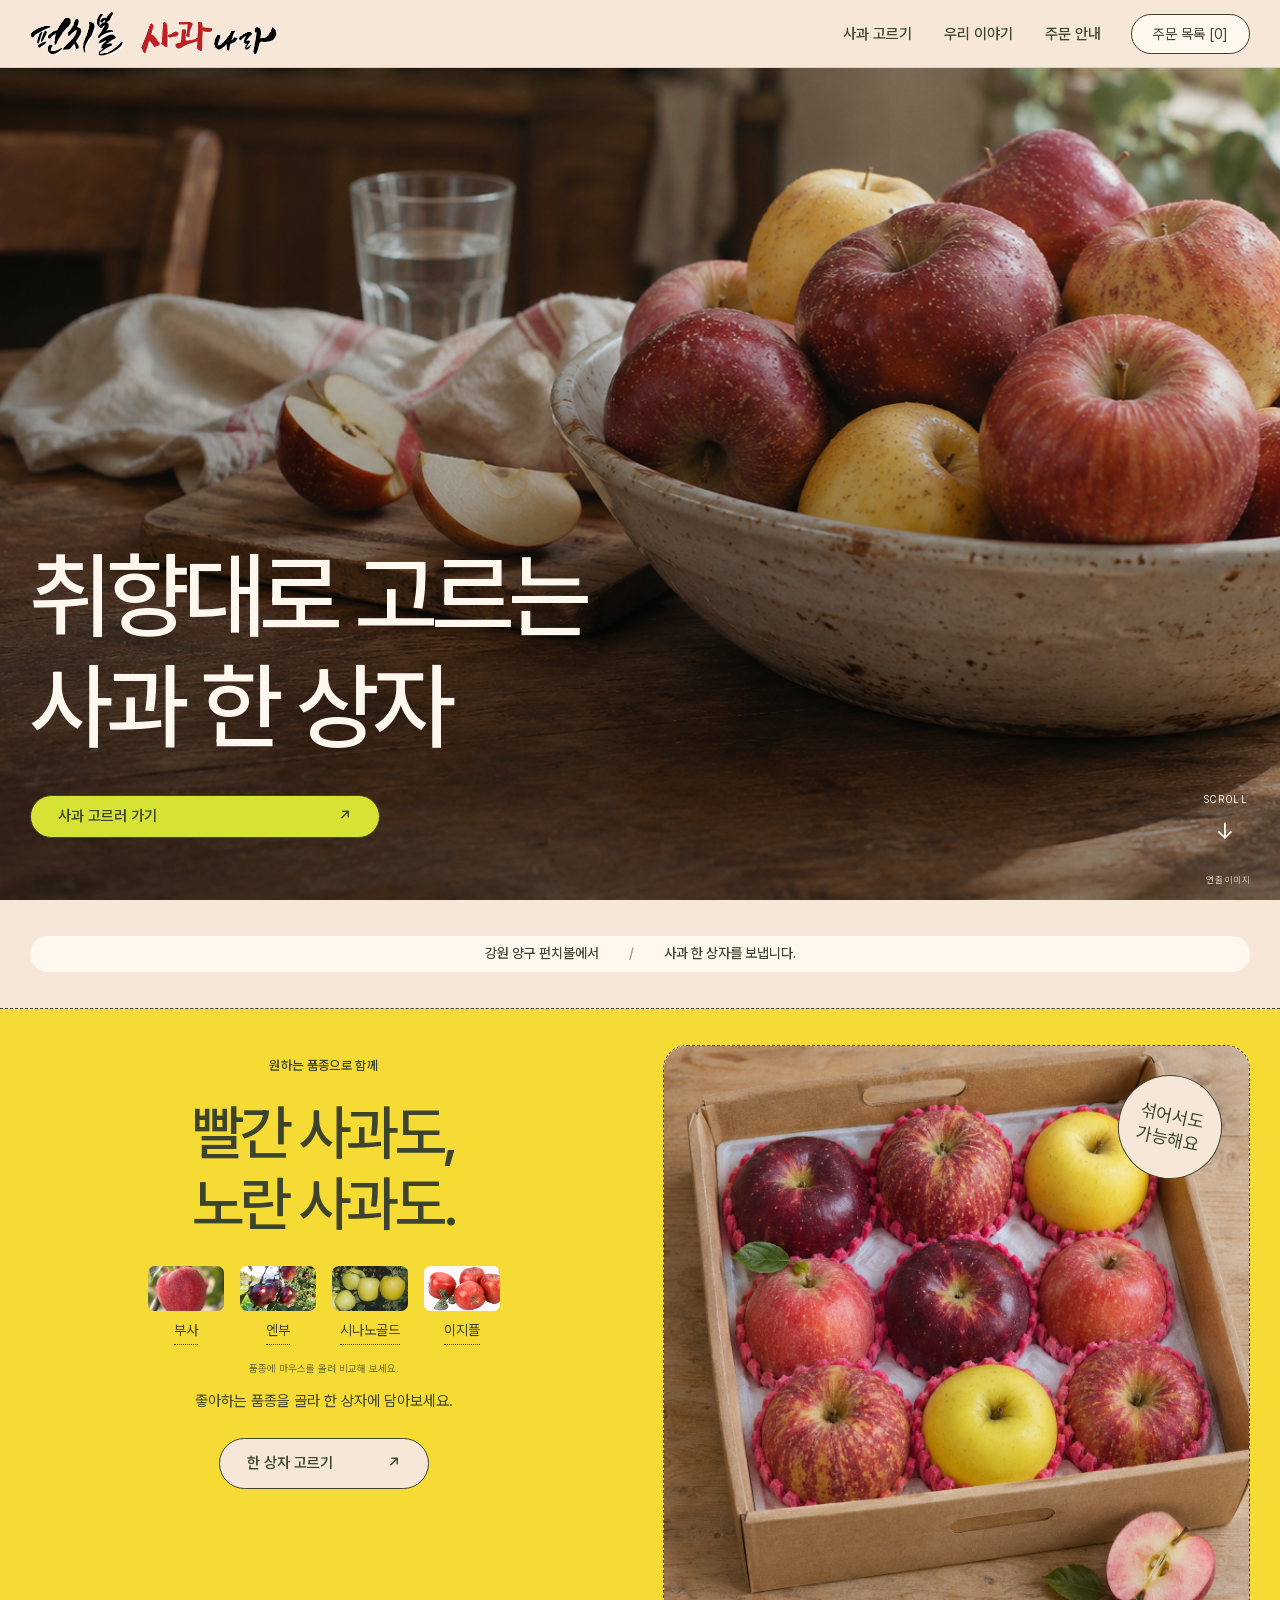
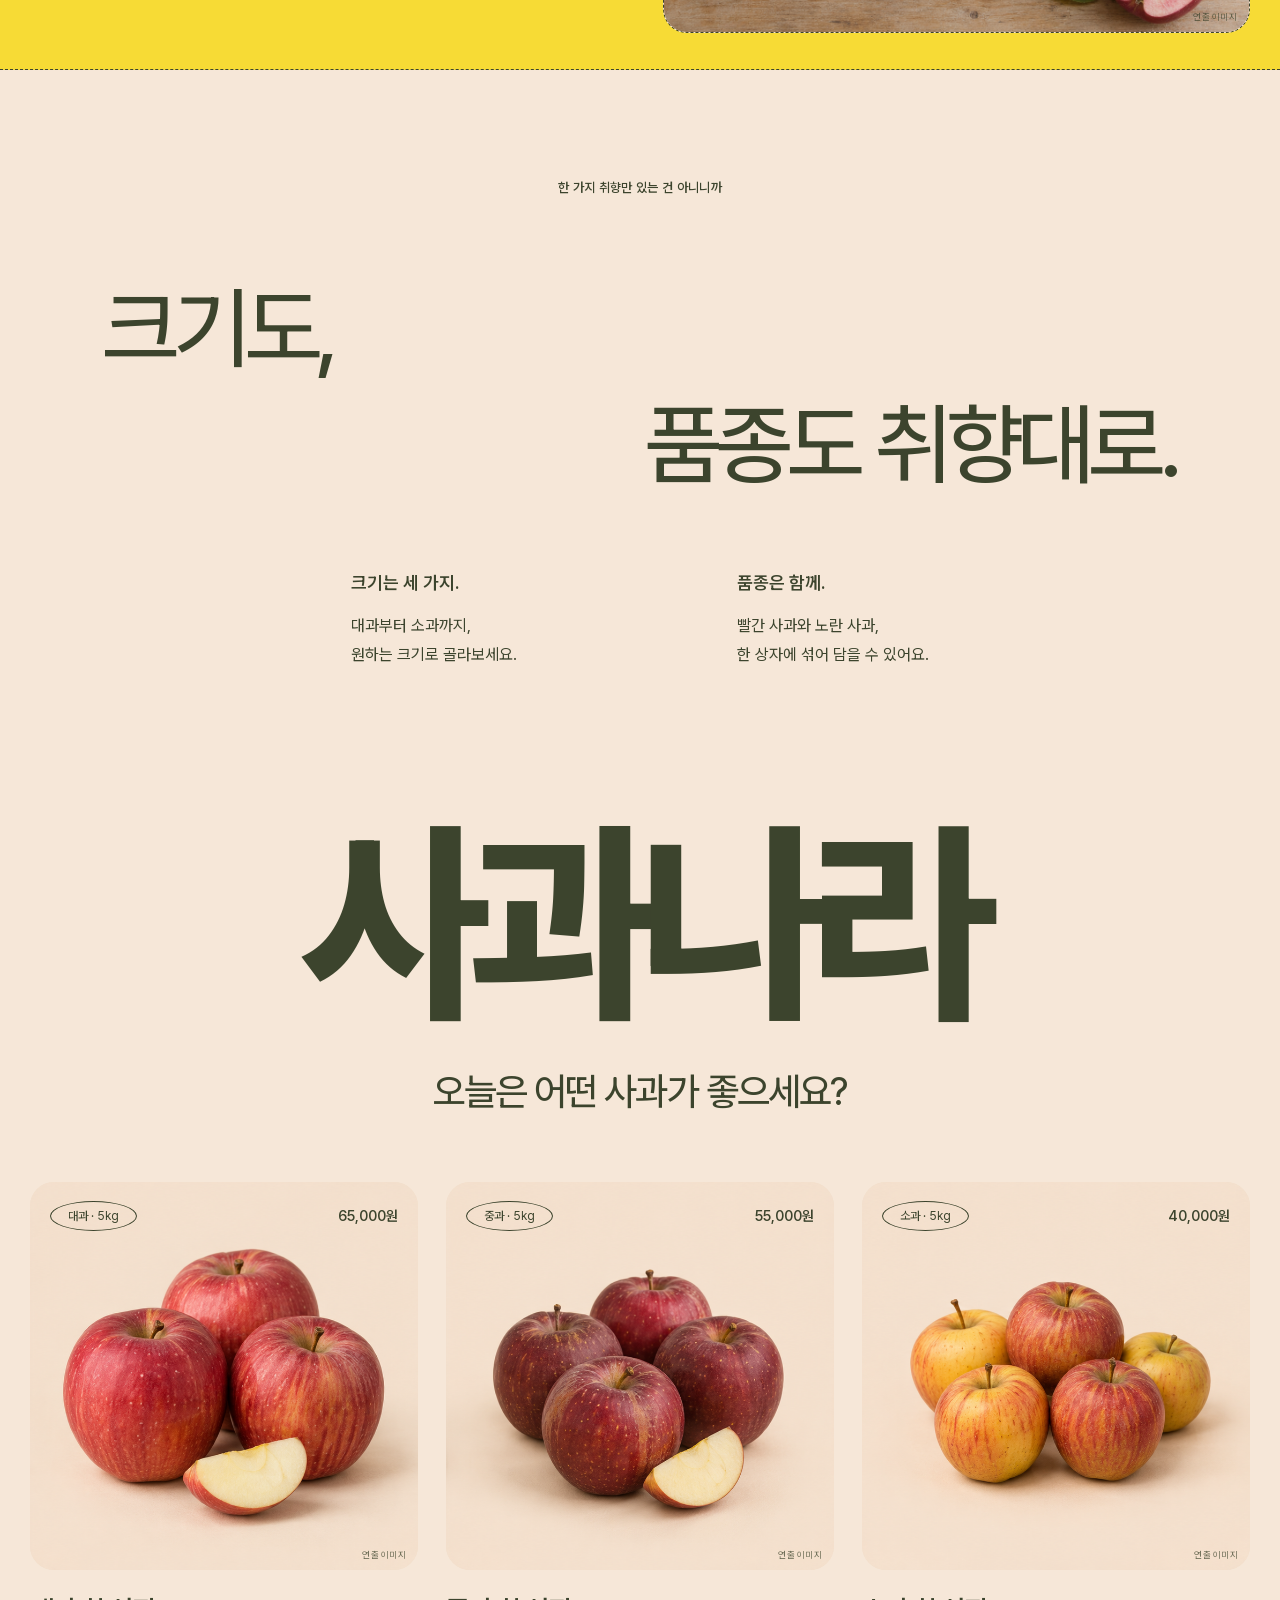
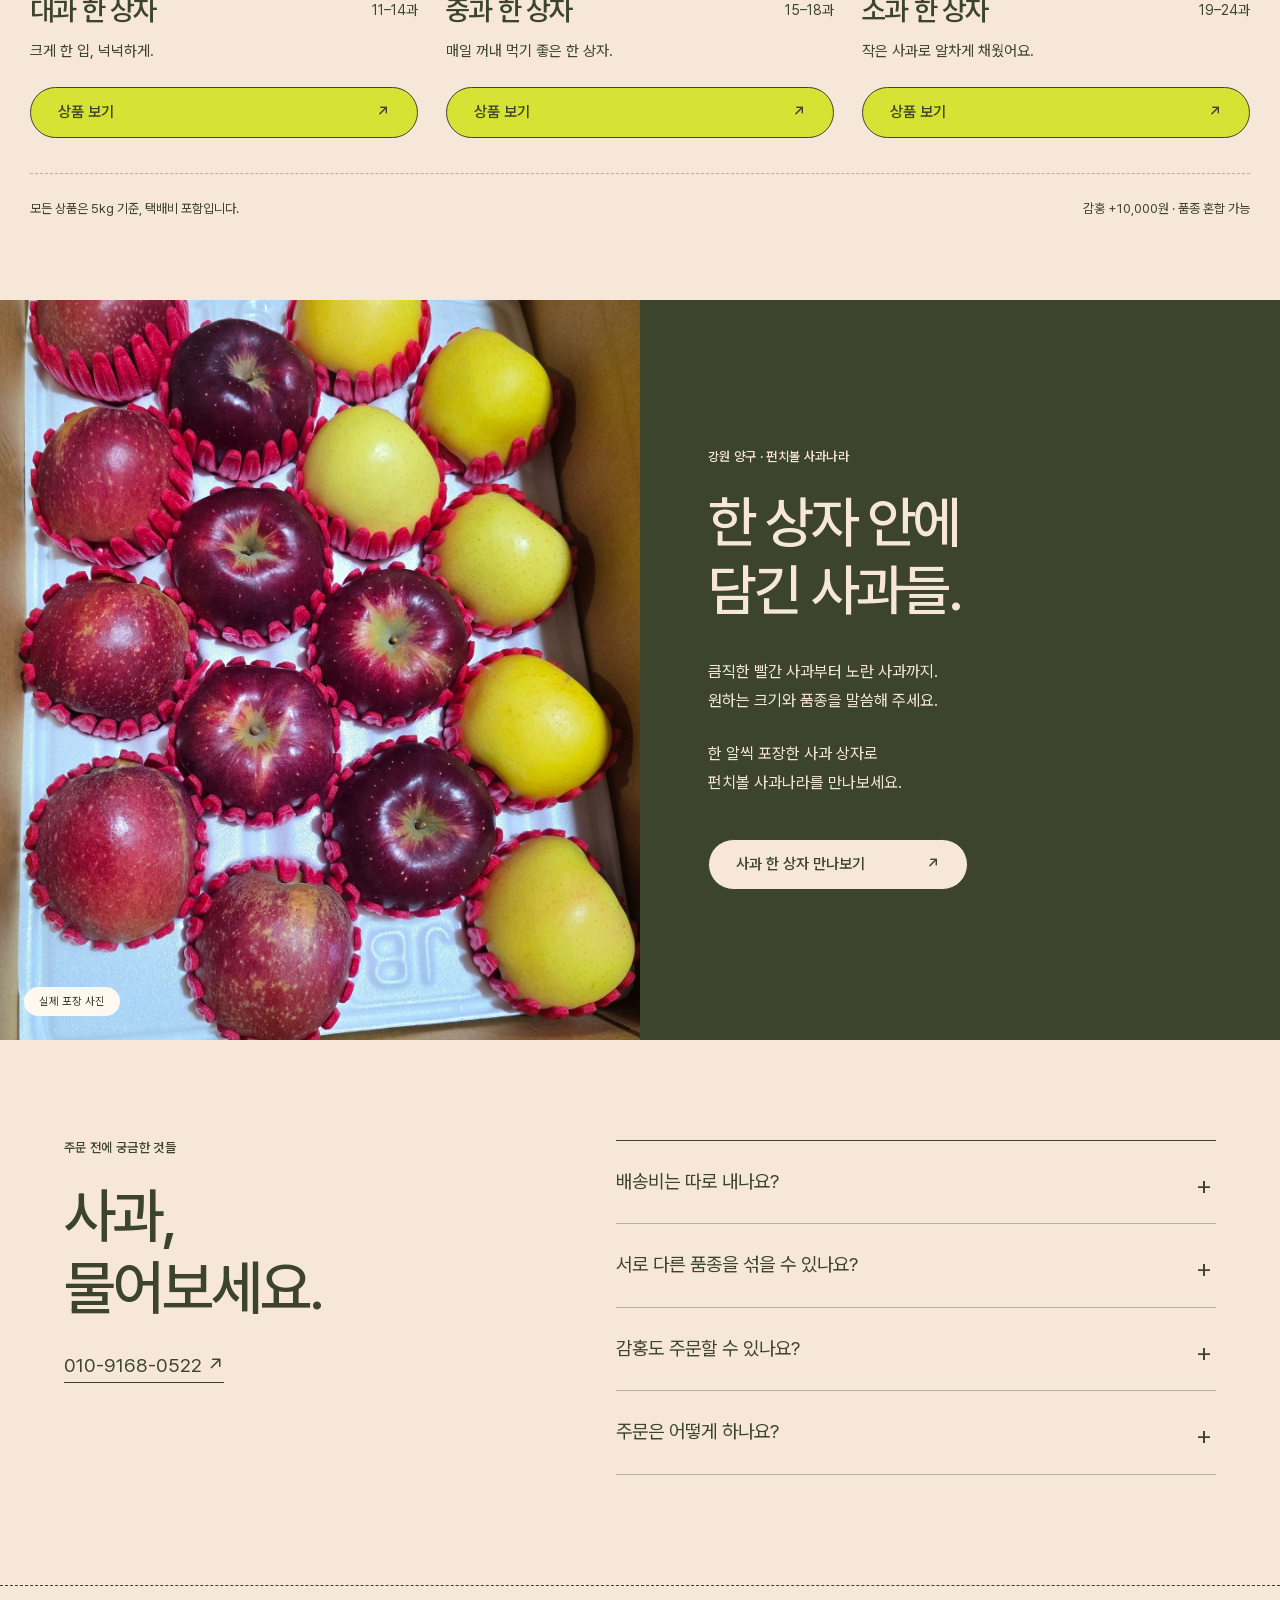
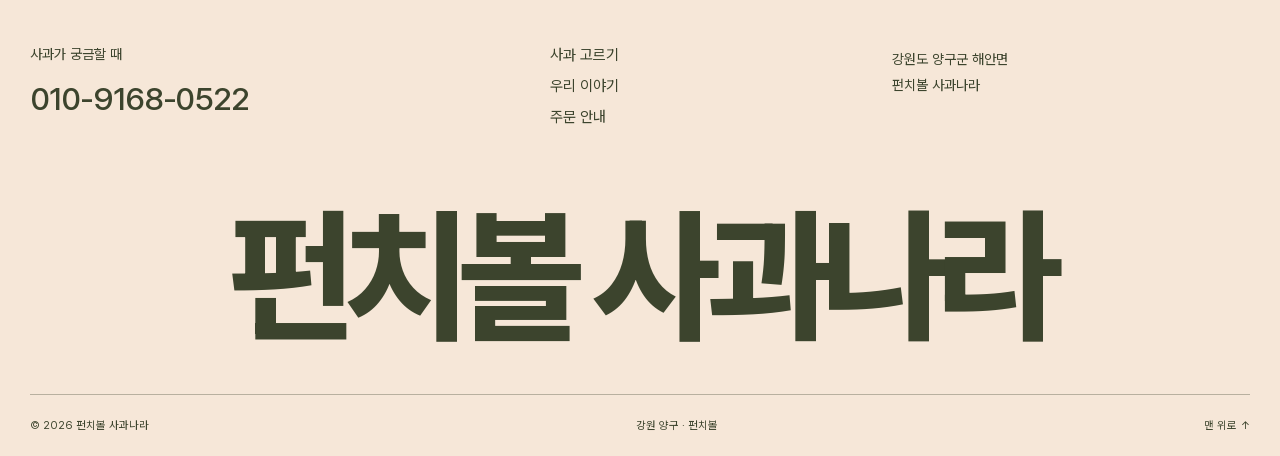
<file: index.html>
<!doctype html><html lang="ko"><head><meta charset="utf-8"><meta name="viewport" content="width=device-width,initial-scale=1"><meta name="theme-color" content="#f6e7d8"><meta name="description" content="강원 양구 펀치볼 사과나라. 취향대로 고르는 사과 한 상자. 크기와 품종을 고르고 전화로 주문 문의하세요."><title>펀치볼 사과나라 — 취향대로 고르는 사과 한 상자</title><link rel="preload" href="assets/PretendardVariable.woff2" as="font" type="font/woff2" crossorigin><link rel="stylesheet" href="styles.css?v=20261113-08"><script src="app.js?v=20261113-08" defer></script></head><body class="home-page" id="top"><a class="skip-link" href="#main">본문으로 이동</a><header class="site-header"><a class="brand" href="index.html" aria-label="펀치볼 사과나라 홈"><span class="brand-lockup"><span class="brand-fragment brand-first"><img src="assets/brand-wordmark.png" alt="펀치볼" width="188" height="81"></span><span class="brand-fragment brand-second"><img src="assets/brand-wordmark.png" alt="사과나라" width="188" height="81"></span></span></a><nav aria-label="주 메뉴"><a href="index.html#products">사과 고르기</a><a href="index.html#story">우리 이야기</a><a href="index.html#faq">주문 안내</a></nav><button class="basket-button" data-open-cart>주문 목록 <span data-cart-count>[0]</span></button><button class="menu-button" aria-label="메뉴 열기" aria-expanded="false" aria-controls="mobile-nav">메뉴</button></header><nav class="mobile-nav" id="mobile-nav" aria-label="모바일 메뉴" hidden><a href="index.html#products">사과 고르기</a><a href="index.html#story">우리 이야기</a><a href="index.html#faq">주문 안내</a></nav><main id="main">
<section class="hero"><img class="hero-image" src="assets/apple-table-hero.png" alt="식탁 위 그릇에 담긴 빨간 사과와 노란 사과" fetchpriority="high" width="1672" height="941"><div class="hero-shade"></div><div class="hero-content"><h1>취향대로 고르는<br>사과 한 상자</h1><a class="pill primary hero-button" href="#products">사과 고르러 가기 <span aria-hidden="true">↗</span></a></div><a class="scroll-cue" href="#intro" aria-label="아래 소개 보기">SCROLL <span>↓</span></a><span class="image-note">연출 이미지</span></section>
<div class="origin-band" id="intro"><p><span>강원 양구 펀치볼에서</span><span class="band-divider">/</span><span>사과 한 상자를 보냅니다.</span></p></div>
<section class="feature-section"><div class="feature-copy"><div class="feature-heading"><p class="eyebrow">원하는 품종으로 함께</p><h2>빨간 사과도,<br>노란 사과도.</h2></div><div class="feature-details"><div class="variety-guide"><div class="variety-names" aria-label="사과 품종 안내"><button type="button" class="variety-name" data-variety="0" aria-expanded="false" aria-controls="variety-tooltip"><span class="cultivar-photo photo-fuji "><img src="assets/cultivars/fuji.webp" alt="부사 품종 참고 사진" width="150" height="100" loading="lazy"></span><span>부사</span></button><button type="button" class="variety-name" data-variety="1" aria-expanded="false" aria-controls="variety-tooltip"><span class="cultivar-photo photo-enbu "><img src="assets/cultivars/enbu-orchard.jpg" alt="엔부 품종 참고 사진" width="150" height="100" loading="lazy"></span><span>엔부</span></button><button type="button" class="variety-name" data-variety="2" aria-expanded="false" aria-controls="variety-tooltip"><span class="cultivar-photo photo-shinano "><img src="assets/cultivars/shinano-gold.jpg" alt="시나노골드 품종 참고 사진" width="150" height="100" loading="lazy"></span><span>시나노골드</span></button><button type="button" class="variety-name" data-variety="3" aria-expanded="false" aria-controls="variety-tooltip"><span class="cultivar-photo photo-easyple "><img src="assets/cultivars/easyple.jpg" alt="이지플 품종 참고 사진" width="150" height="100" loading="lazy"></span><span>이지플</span></button></div><div class="variety-tooltip" id="variety-tooltip" role="tooltip" hidden><div class="tooltip-photo" data-variety-photo></div><div class="tooltip-copy"><strong data-variety-title></strong><p data-variety-description></p><div data-variety-taste></div><small data-variety-credit></small></div></div><p class="variety-hint"><span class="desktop-hint">품종에 마우스를 올려 비교해 보세요.</span><span class="touch-hint">품종을 눌러 사진과 맛을 비교해 보세요.</span></p></div><p>좋아하는 품종을 골라 한 상자에 담아보세요.</p></div><a class="pill cream feature-cta" href="product.html?size=medium">한 상자 고르기 <span aria-hidden="true">↗</span></a></div><a class="feature-visual" href="product.html?size=medium" aria-label="혼합 사과 상품 자세히 보기"><img class="mixed-feature-image" src="assets/mixed-apple-box.png" alt="붉은 사과, 짙은 엔부와 노란 시나노골드가 함께 담긴 혼합 구성 연출 사진" width="1254" height="1254" loading="lazy"><span class="feature-sticker">섞어서도<br>가능해요</span><span class="image-note">연출 이미지</span></a></section>
<section class="statement"><p class="eyebrow">한 가지 취향만 있는 건 아니니까</p><h2><span>크기도,</span><span>품종도 취향대로.</span></h2><div class="statement-notes"><p><strong>크기는 세 가지.</strong>대과부터 소과까지,<br>원하는 크기로 골라보세요.</p><p><strong>품종은 함께.</strong>빨간 사과와 노란 사과,<br>한 상자에 섞어 담을 수 있어요.</p></div></section>
<section class="products-section" id="products"><div class="section-intro"><h2>사과나라</h2><p>오늘은 어떤 사과가 좋으세요?</p></div><div class="product-grid"><article class="product-card"><a class="product-image" href="product.html?size=large" aria-label="대과 5kg 상품 보기"><div class="apple-sprite large"></div><div class="product-image-label"><span>대과 · 5kg</span><strong>65,000원</strong></div><span class="image-note">연출 이미지</span></a><div class="product-title"><h3>대과 한 상자</h3><span>11–14과</span></div><p class="product-description">크게 한 입, 넉넉하게.</p><a class="pill primary" href="product.html?size=large">상품 보기 <span aria-hidden="true">↗</span></a></article><article class="product-card"><a class="product-image" href="product.html?size=medium" aria-label="중과 5kg 상품 보기"><div class="apple-sprite medium"></div><div class="product-image-label"><span>중과 · 5kg</span><strong>55,000원</strong></div><span class="image-note">연출 이미지</span></a><div class="product-title"><h3>중과 한 상자</h3><span>15–18과</span></div><p class="product-description">매일 꺼내 먹기 좋은 한 상자.</p><a class="pill primary" href="product.html?size=medium">상품 보기 <span aria-hidden="true">↗</span></a></article><article class="product-card"><a class="product-image" href="product.html?size=small" aria-label="소과 5kg 상품 보기"><div class="apple-sprite small"></div><div class="product-image-label"><span>소과 · 5kg</span><strong>40,000원</strong></div><span class="image-note">연출 이미지</span></a><div class="product-title"><h3>소과 한 상자</h3><span>19–24과</span></div><p class="product-description">작은 사과로 알차게 채웠어요.</p><a class="pill primary" href="product.html?size=small">상품 보기 <span aria-hidden="true">↗</span></a></article></div><div class="product-footnote"><span>모든 상품은 5kg 기준, 택배비 포함입니다.</span><span>감홍 +10,000원 · 품종 혼합 가능</span></div></section>
<section class="story-section" id="story"><div class="story-photo"><img src="assets/real-apple-box.webp" alt="개별 완충재로 포장된 펀치볼 사과나라의 실제 혼합 사과 상자" loading="lazy" width="1440" height="2560"><span class="photo-tag">실제 포장 사진</span></div><div class="story-copy"><p class="eyebrow">강원 양구 · 펀치볼 사과나라</p><h2>한 상자 안에<br>담긴 사과들.</h2><p>큼직한 빨간 사과부터 노란 사과까지.<br>원하는 크기와 품종을 말씀해 주세요.</p><p>한 알씩 포장한 사과 상자로<br>펀치볼 사과나라를 만나보세요.</p><a class="pill cream" href="product.html">사과 한 상자 만나보기 <span aria-hidden="true">↗</span></a></div></section>
<section class="faq-section" id="faq"><div><p class="eyebrow">주문 전에 궁금한 것들</p><h2>사과,<br>물어보세요.</h2><a class="text-link" href="tel:01091680522">010-9168-0522 ↗</a></div><div class="faq-list"><details><summary>배송비는 따로 내나요?</summary><p>안내된 사과 가격은 5kg 한 상자 기준이며 택배비가 포함되어 있습니다. 여러 상자 주문과 배송 관련 사항은 전화로 문의해 주세요.</p></details><details><summary>서로 다른 품종을 섞을 수 있나요?</summary><p>네. 부사, 엔부, 시나노골드, 이지플 등 품종 혼합 구성이 가능합니다. 준비 가능한 품종은 주문할 때 확인해 주세요.</p></details><details><summary>감홍도 주문할 수 있나요?</summary><p>감홍은 표시된 가격에 10,000원이 추가됩니다. 준비 수량과 혼합 구성 가격은 전화로 확인해 주세요.</p></details><details><summary>주문은 어떻게 하나요?</summary><p>상품 페이지에서 크기와 품종을 골라 주문 목록에 담아보세요. 010-9168-0522로 연락해 주문 구성, 최종 금액과 발송일을 확인하시면 됩니다.</p></details></div></section>
</main><footer class="footer"><div class="footer-top"><div><p class="footer-label">사과가 궁금할 때</p><a class="footer-phone" href="tel:01091680522">010-9168-0522</a></div><div class="footer-links"><a href="index.html#products">사과 고르기</a><a href="index.html#story">우리 이야기</a><a href="index.html#faq">주문 안내</a></div><div class="footer-location">강원도 양구군 해안면<br>펀치볼 사과나라</div></div><div class="footer-wordmark" aria-hidden="true">펀치볼 사과나라</div><div class="footer-bottom"><span>© 2026 펀치볼 사과나라</span><span>강원 양구 · 펀치볼</span><a href="#top">맨 위로 ↑</a></div></footer><dialog class="cart-dialog" aria-labelledby="cart-title"><div class="cart-shell"><div class="cart-heading"><h2 id="cart-title">고른 사과</h2><button class="icon-button" data-close-cart aria-label="주문 목록 닫기">×</button></div><p class="cart-intro">원하는 구성을 담고, 전화로 문의해 주세요.</p><div class="cart-items" data-cart-items role="region" aria-label="선택한 상품 목록" tabindex="0"></div><div class="cart-bottom"><div class="cart-total"><span>상품 합계</span><strong data-cart-total>0원</strong></div><p class="cart-shipping">5kg 한 상자 기준 · 택배비 포함</p><button class="pill secondary" data-copy-order>선택한 구성 복사</button><a class="pill primary" href="tel:01091680522">전화로 주문 문의</a><p class="cart-disclaimer">결제 전 주문 구성과 발송일을 전화로 확인해 주세요.</p></div></div></dialog><div class="toast" role="status" aria-live="polite"></div></body></html>
</file>
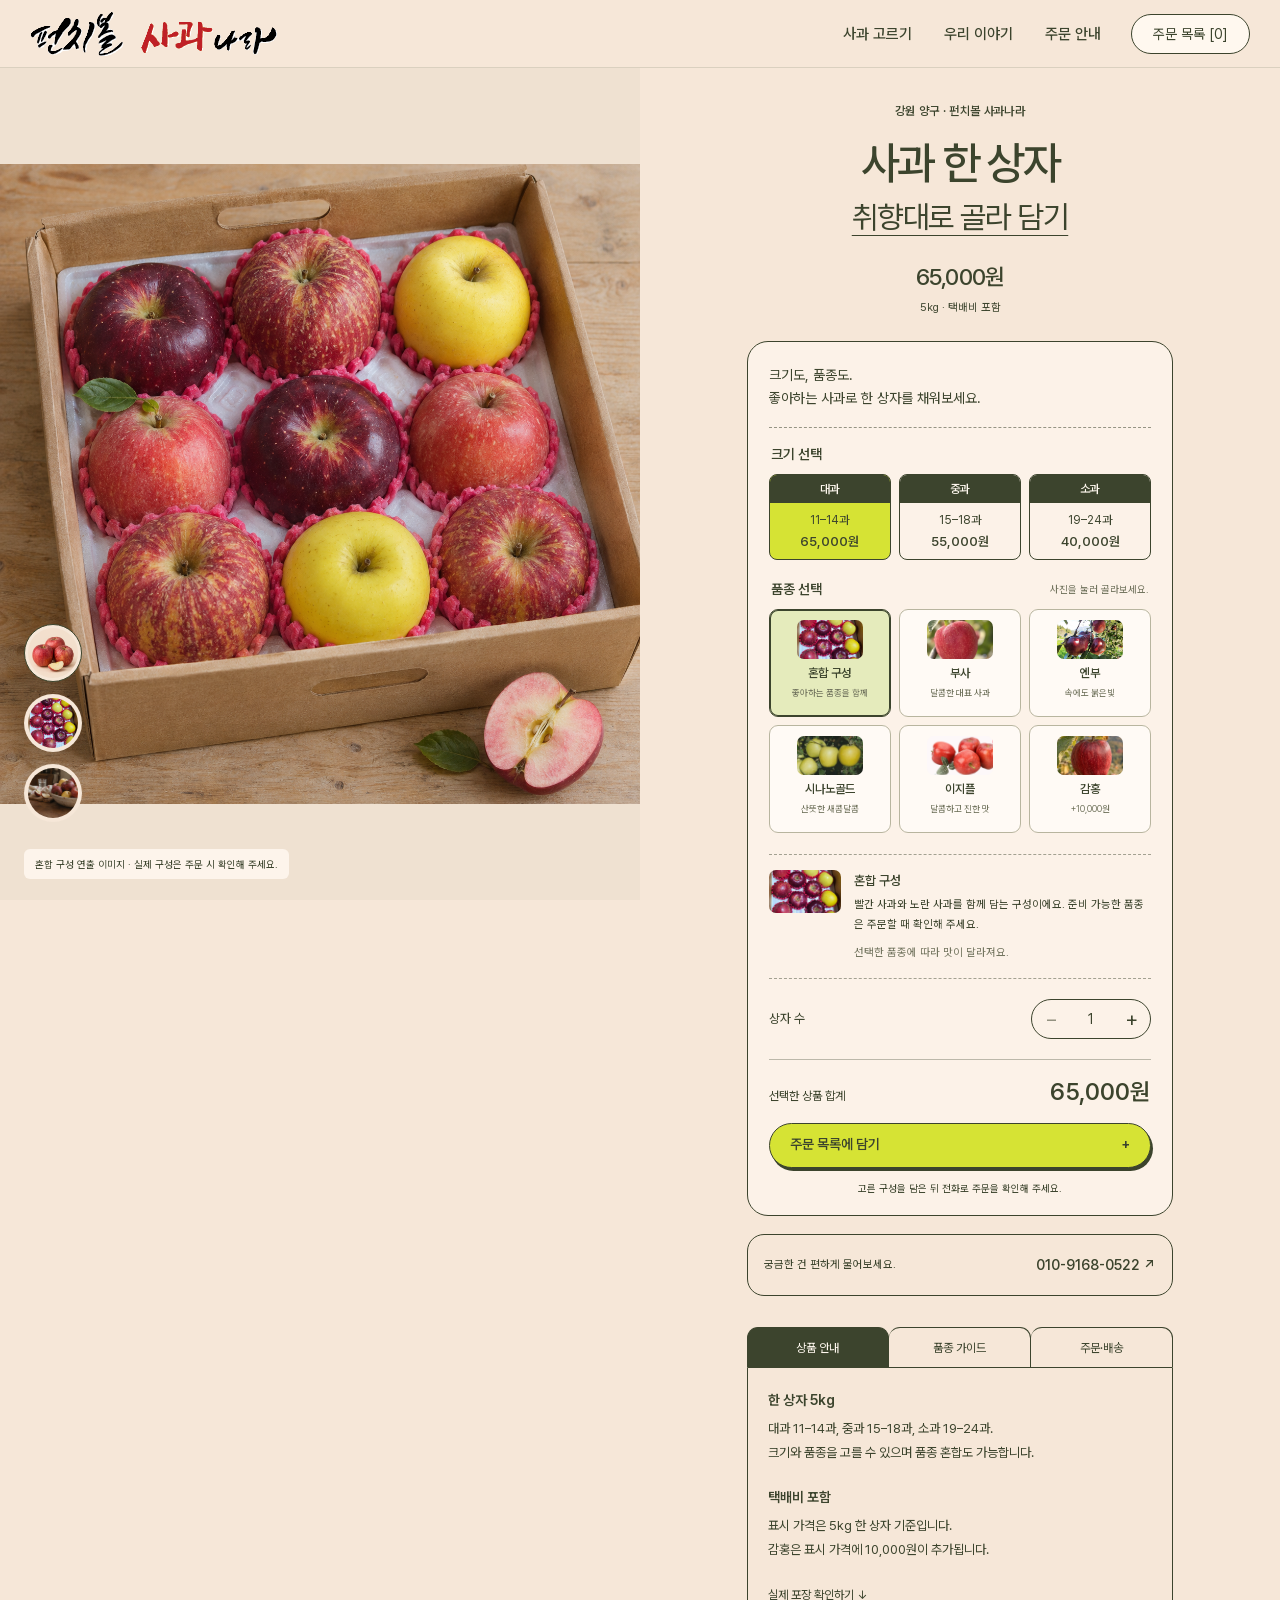
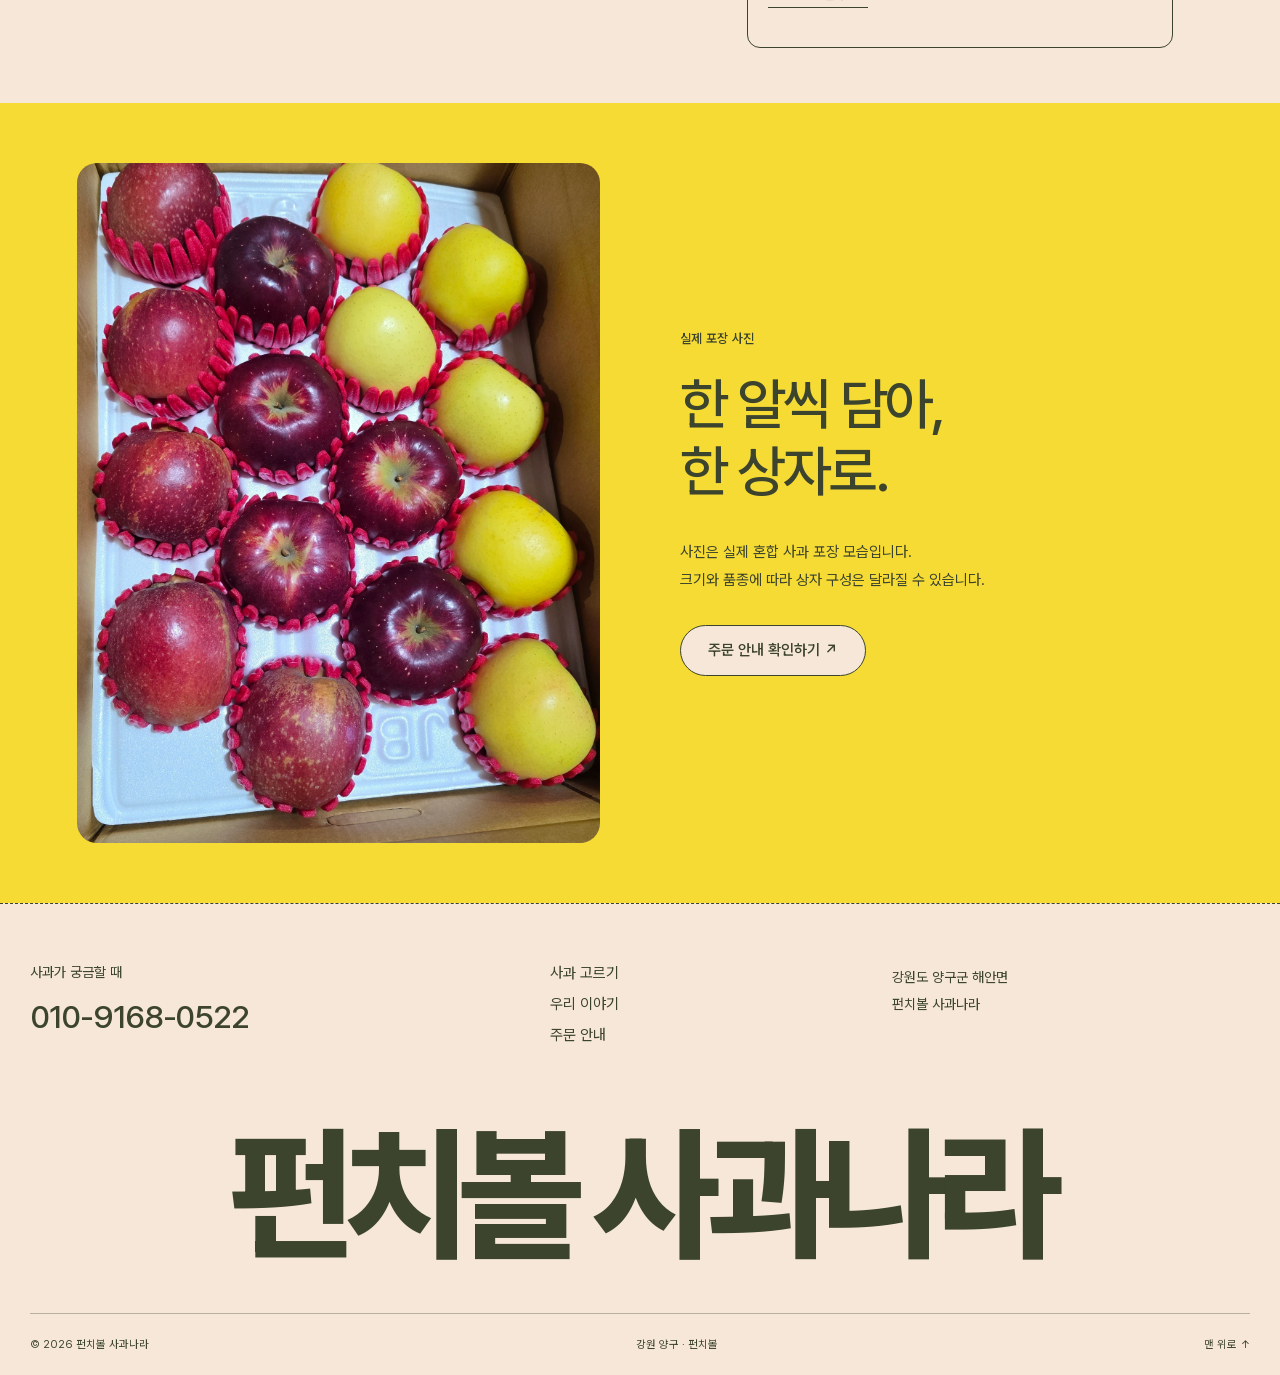
<file: product.html>
<!doctype html><html lang="ko"><head><meta charset="utf-8"><meta name="viewport" content="width=device-width,initial-scale=1"><meta name="theme-color" content="#f6e7d8"><meta name="description" content="강원 양구 펀치볼 사과나라. 취향대로 고르는 사과 한 상자. 크기와 품종을 고르고 전화로 주문 문의하세요."><title>사과 한 상자 고르기 — 펀치볼 사과나라</title><link rel="preload" href="assets/PretendardVariable.woff2" as="font" type="font/woff2" crossorigin><link rel="stylesheet" href="styles.css?v=20261113-08"><script src="app.js?v=20261113-08" defer></script></head><body class="product-page" id="top"><a class="skip-link" href="#main">본문으로 이동</a><header class="site-header"><a class="brand" href="index.html" aria-label="펀치볼 사과나라 홈"><span class="brand-lockup"><span class="brand-fragment brand-first"><img src="assets/brand-wordmark.png" alt="펀치볼" width="188" height="81"></span><span class="brand-fragment brand-second"><img src="assets/brand-wordmark.png" alt="사과나라" width="188" height="81"></span></span></a><nav aria-label="주 메뉴"><a href="index.html#products">사과 고르기</a><a href="index.html#story">우리 이야기</a><a href="index.html#faq">주문 안내</a></nav><button class="basket-button" data-open-cart>주문 목록 <span data-cart-count>[0]</span></button><button class="menu-button" aria-label="메뉴 열기" aria-expanded="false" aria-controls="mobile-nav">메뉴</button></header><nav class="mobile-nav" id="mobile-nav" aria-label="모바일 메뉴" hidden><a href="index.html#products">사과 고르기</a><a href="index.html#story">우리 이야기</a><a href="index.html#faq">주문 안내</a></nav><main id="main"><section class="product-detail"><div class="detail-media"><div class="gallery-stage" data-gallery="apples"><div class="detail-visual"><div class="apple-sprite large" data-detail-sprite></div><img class="mixed-gallery-image" src="assets/mixed-apple-box.png" alt="붉은색, 짙은 자주색, 노란색 사과를 함께 담은 혼합 구성 연출 사진" width="1254" height="1254"></div><img class="gallery-photo" data-gallery-image src="assets/real-apple-box.webp" alt="실제 포장된 혼합 사과 상자" hidden width="1440" height="2560"><span class="gallery-caption" data-gallery-caption>상품 연출 이미지 · 구성은 선택 옵션에 따라 달라집니다.</span><div class="gallery-thumbnails" aria-label="상품 사진 선택"><button type="button" data-gallery-choice="apples" aria-label="사과 연출 사진 보기" aria-pressed="true"><span class="apple-sprite large" data-thumbnail-sprite></span></button><button type="button" data-gallery-choice="packing" aria-label="실제 포장 사진 보기" aria-pressed="false"><img src="assets/real-apple-box.webp" alt="" width="1440" height="2560"></button><button type="button" data-gallery-choice="table" aria-label="식탁 연출 사진 보기" aria-pressed="false"><img src="assets/apple-table-hero.png" alt="" width="1672" height="941"></button></div></div></div>
<div class="detail-copy"><div class="product-heading"><p class="eyebrow">강원 양구 · 펀치볼 사과나라</p><h1>사과 한 상자</h1><p class="detail-subtitle">취향대로 골라 담기</p><div class="detail-price"><strong data-product-price>65,000원</strong><span>5kg · 택배비 포함</span></div></div>
<form id="product-form" class="purchase-panel"><p class="panel-intro">크기도, 품종도.<br>좋아하는 사과로 한 상자를 채워보세요.</p><fieldset><legend>크기 선택</legend><div class="size-options"><label class="size-option"><input type="radio" name="size" value="large" checked><span><strong>대과</strong><small>11–14과</small><b>65,000원</b></span></label><label class="size-option"><input type="radio" name="size" value="medium" ><span><strong>중과</strong><small>15–18과</small><b>55,000원</b></span></label><label class="size-option"><input type="radio" name="size" value="small" ><span><strong>소과</strong><small>19–24과</small><b>40,000원</b></span></label></div></fieldset>
<fieldset class="cultivar-fieldset"><legend>품종 선택 <span>사진을 눌러 골라보세요.</span></legend><div class="cultivar-options"><label class="cultivar-option"><input type="radio" name="variety" value="혼합" checked><span><span class="cultivar-photo photo-mixed "><img src="assets/cultivars/../real-apple-box.webp" alt="혼합 사과 실제 포장" width="150" height="100" loading="lazy"></span><strong>혼합 구성</strong><small>좋아하는 품종을 함께</small></span></label><label class="cultivar-option"><input type="radio" name="variety" value="부사" ><span><span class="cultivar-photo photo-fuji "><img src="assets/cultivars/fuji.webp" alt="부사 품종 참고 사진" width="150" height="100" loading="lazy"></span><strong>부사</strong><small>달콤한 대표 사과</small></span></label><label class="cultivar-option"><input type="radio" name="variety" value="엔부" ><span><span class="cultivar-photo photo-enbu "><img src="assets/cultivars/enbu-orchard.jpg" alt="엔부 품종 참고 사진" width="150" height="100" loading="lazy"></span><strong>엔부</strong><small>속에도 붉은빛</small></span></label><label class="cultivar-option"><input type="radio" name="variety" value="시나노골드" ><span><span class="cultivar-photo photo-shinano "><img src="assets/cultivars/shinano-gold.jpg" alt="시나노골드 품종 참고 사진" width="150" height="100" loading="lazy"></span><strong>시나노골드</strong><small>산뜻한 새콤달콤</small></span></label><label class="cultivar-option"><input type="radio" name="variety" value="이지플" ><span><span class="cultivar-photo photo-easyple "><img src="assets/cultivars/easyple.jpg" alt="이지플 품종 참고 사진" width="150" height="100" loading="lazy"></span><strong>이지플</strong><small>달콤하고 진한 맛</small></span></label><label class="cultivar-option"><input type="radio" name="variety" value="감홍" ><span><span class="cultivar-photo photo-gamhong "><img src="assets/cultivars/gamhong.webp" alt="감홍 품종 참고 사진" width="150" height="100" loading="lazy"></span><strong>감홍</strong><small>+10,000원</small></span></label></div></fieldset>
<div class="selected-cultivar" data-selected-cultivar></div><div class="quantity-line"><label for="quantity">상자 수</label><div class="quantity-control"><button type="button" data-quantity="-1" aria-label="한 상자 줄이기">−</button><input id="quantity" name="quantity" type="number" min="1" max="99" value="1" inputmode="numeric"><button type="button" data-quantity="1" aria-label="한 상자 늘리기">+</button></div></div>
<div class="selection-total"><span>선택한 상품 합계</span><strong data-selection-total>65,000원</strong></div><button class="pill primary add-button" type="submit">주문 목록에 담기 <span aria-hidden="true">+</span></button><p class="order-caption">고른 구성을 담은 뒤 전화로 주문을 확인해 주세요.</p></form>
<a class="contact-strip" href="tel:01091680522"><span>궁금한 건 편하게 물어보세요.</span><strong>010-9168-0522 ↗</strong></a>
<div class="detail-tabs"><div class="tab-list" role="tablist" aria-label="상품 상세 안내"><button type="button" id="tab-details" role="tab" aria-selected="true" aria-controls="panel-details" tabindex="0">상품 안내</button><button type="button" id="tab-varieties" role="tab" aria-selected="false" aria-controls="panel-varieties" tabindex="-1">품종 가이드</button><button type="button" id="tab-delivery" role="tab" aria-selected="false" aria-controls="panel-delivery" tabindex="-1">주문·배송</button></div>
<div id="panel-details" role="tabpanel" aria-labelledby="tab-details" tabindex="0"><h2>한 상자 5kg</h2><p>대과 11–14과, 중과 15–18과, 소과 19–24과.<br>크기와 품종을 고를 수 있으며 품종 혼합도 가능합니다.</p><h3>택배비 포함</h3><p>표시 가격은 5kg 한 상자 기준입니다.<br>감홍은 표시 가격에 10,000원이 추가됩니다.</p><a class="text-link" href="#packing">실제 포장 확인하기 ↓</a></div>
<div id="panel-varieties" role="tabpanel" aria-labelledby="tab-varieties" tabindex="0" hidden><p class="taste-note">당도·산미는 일반적인 맛의 경향을 비교한 5단계 선택 가이드입니다. 실측 당도나 제품 품질 등급이 아니며 재배·수확·보관에 따라 달라질 수 있어요.</p><article class="guide-row"><span class="cultivar-photo photo-fuji "><img src="assets/cultivars/fuji.webp" alt="부사 품종 참고 사진" width="150" height="100" loading="lazy"></span><div><h3>부사</h3><p>달콤한 대표 사과</p><div class="taste-ratings"><span class="taste-row" aria-label="당도 경향 4/5"><span>당도</span><span class="taste-dots" aria-hidden="true"><i class="filled"></i><i class="filled"></i><i class="filled"></i><i class="filled"></i><i class=""></i></span></span><span class="taste-row" aria-label="산미 경향 2/5"><span>산미</span><span class="taste-dots" aria-hidden="true"><i class="filled"></i><i class="filled"></i><i class=""></i><i class=""></i><i class=""></i></span></span></div><a class="photo-source" href="https://www.mountaingift.co.kr/varieties/" target="_blank" rel="noopener noreferrer">참고 사진: 산의선물 ↗</a></div></article><article class="guide-row"><span class="cultivar-photo photo-enbu "><img src="assets/cultivars/enbu-orchard.jpg" alt="엔부 품종 참고 사진" width="150" height="100" loading="lazy"></span><div><h3>엔부</h3><p>속에도 붉은빛</p><div class="taste-ratings"><span class="taste-row" aria-label="당도 경향 4/5"><span>당도</span><span class="taste-dots" aria-hidden="true"><i class="filled"></i><i class="filled"></i><i class="filled"></i><i class="filled"></i><i class=""></i></span></span><span class="taste-row" aria-label="산미 경향 3/5"><span>산미</span><span class="taste-dots" aria-hidden="true"><i class="filled"></i><i class="filled"></i><i class="filled"></i><i class=""></i><i class=""></i></span></span></div><a class="photo-source" href="https://www.pyeongnong.co.kr/product/subpage/apple" target="_blank" rel="noopener noreferrer">참고 사진: 평농 ↗</a></div></article><article class="guide-row"><span class="cultivar-photo photo-shinano "><img src="assets/cultivars/shinano-gold.jpg" alt="시나노골드 품종 참고 사진" width="150" height="100" loading="lazy"></span><div><h3>시나노골드</h3><p>산뜻한 새콤달콤</p><div class="taste-ratings"><span class="taste-row" aria-label="당도 경향 3/5"><span>당도</span><span class="taste-dots" aria-hidden="true"><i class="filled"></i><i class="filled"></i><i class="filled"></i><i class=""></i><i class=""></i></span></span><span class="taste-row" aria-label="산미 경향 4/5"><span>산미</span><span class="taste-dots" aria-hidden="true"><i class="filled"></i><i class="filled"></i><i class="filled"></i><i class="filled"></i><i class=""></i></span></span></div><a class="photo-source" href="https://www.pref.nagano.lg.jp/kajushiken/jisseki/joho/ringo.html" target="_blank" rel="noopener noreferrer">참고 사진: 나가노현 과수시험장 ↗</a></div></article><article class="guide-row"><span class="cultivar-photo photo-easyple "><img src="assets/cultivars/easyple.jpg" alt="이지플 품종 참고 사진" width="150" height="100" loading="lazy"></span><div><h3>이지플</h3><p>달콤하고 진한 맛</p><div class="taste-ratings"><span class="taste-row" aria-label="당도 경향 5/5"><span>당도</span><span class="taste-dots" aria-hidden="true"><i class="filled"></i><i class="filled"></i><i class="filled"></i><i class="filled"></i><i class="filled"></i></span></span><span class="taste-row" aria-label="산미 경향 2/5"><span>산미</span><span class="taste-dots" aria-hidden="true"><i class="filled"></i><i class="filled"></i><i class=""></i><i class=""></i><i class=""></i></span></span></div><a class="photo-source" href="https://nihhs.go.kr/usr/nihhs/news_Card_view.do?idx=38440" target="_blank" rel="noopener noreferrer">참고 사진: 국립원예특작과학원 ↗</a></div></article><article class="guide-row"><span class="cultivar-photo photo-gamhong "><img src="assets/cultivars/gamhong.webp" alt="감홍 품종 참고 사진" width="150" height="100" loading="lazy"></span><div><h3>감홍</h3><p>진한 단맛</p><div class="taste-ratings"><span class="taste-row" aria-label="당도 경향 5/5"><span>당도</span><span class="taste-dots" aria-hidden="true"><i class="filled"></i><i class="filled"></i><i class="filled"></i><i class="filled"></i><i class="filled"></i></span></span><span class="taste-row" aria-label="산미 경향 2/5"><span>산미</span><span class="taste-dots" aria-hidden="true"><i class="filled"></i><i class="filled"></i><i class=""></i><i class=""></i><i class=""></i></span></span></div><a class="photo-source" href="https://www.mountaingift.co.kr/varieties/" target="_blank" rel="noopener noreferrer">참고 사진: 산의선물 ↗</a></div></article></div>
<div id="panel-delivery" role="tabpanel" aria-labelledby="tab-delivery" tabindex="0" hidden><h2>고른 사과를 알려주세요.</h2><p>주문 목록에서 구성을 복사해 두고 전화로 크기·품종·상자 수를 말씀해 주세요. 준비 가능한 품종과 최종 금액, 발송일을 안내해 드립니다.</p><a class="text-link" href="tel:01091680522">010-9168-0522 ↗</a><p>혼합 구성과 감홍 혼합의 최종 가격은 전화로 확인해 주세요.</p></div></div></div></section>
<section class="packing-section" id="packing"><img src="assets/real-apple-box.webp" alt="완충재로 개별 포장된 실제 혼합 사과 상자" loading="lazy" width="1440" height="2560"><div><p class="eyebrow">실제 포장 사진</p><h2>한 알씩 담아,<br>한 상자로.</h2><p>사진은 실제 혼합 사과 포장 모습입니다.<br>크기와 품종에 따라 상자 구성은 달라질 수 있습니다.</p><a class="pill cream" href="index.html#faq">주문 안내 확인하기 ↗</a></div></section></main><div class="mobile-order-bar" hidden><div><small>선택한 상품 합계</small><strong data-mobile-total>65,000원</strong></div><button class="pill primary" type="button" data-mobile-add>주문 목록에 담기 +</button></div><footer class="footer"><div class="footer-top"><div><p class="footer-label">사과가 궁금할 때</p><a class="footer-phone" href="tel:01091680522">010-9168-0522</a></div><div class="footer-links"><a href="index.html#products">사과 고르기</a><a href="index.html#story">우리 이야기</a><a href="index.html#faq">주문 안내</a></div><div class="footer-location">강원도 양구군 해안면<br>펀치볼 사과나라</div></div><div class="footer-wordmark" aria-hidden="true">펀치볼 사과나라</div><div class="footer-bottom"><span>© 2026 펀치볼 사과나라</span><span>강원 양구 · 펀치볼</span><a href="#top">맨 위로 ↑</a></div></footer><dialog class="cart-dialog" aria-labelledby="cart-title"><div class="cart-shell"><div class="cart-heading"><h2 id="cart-title">고른 사과</h2><button class="icon-button" data-close-cart aria-label="주문 목록 닫기">×</button></div><p class="cart-intro">원하는 구성을 담고, 전화로 문의해 주세요.</p><div class="cart-items" data-cart-items role="region" aria-label="선택한 상품 목록" tabindex="0"></div><div class="cart-bottom"><div class="cart-total"><span>상품 합계</span><strong data-cart-total>0원</strong></div><p class="cart-shipping">5kg 한 상자 기준 · 택배비 포함</p><button class="pill secondary" data-copy-order>선택한 구성 복사</button><a class="pill primary" href="tel:01091680522">전화로 주문 문의</a><p class="cart-disclaimer">결제 전 주문 구성과 발송일을 전화로 확인해 주세요.</p></div></div></dialog><div class="toast" role="status" aria-live="polite"></div></body></html>
</file>
<file: styles.css>
@font-face{font-family:Pretendard;src:url("assets/PretendardVariable.woff2") format("woff2");font-weight:100 900;font-display:swap}
:root{--cream:#f6e7d8;--paper:#fff8ef;--ink:#3c442d;--lime:#d6e334;--yellow:#f7db35;--red:#b92f25;--line:#a5a08b;--edge:30px}
*{box-sizing:border-box}html{scroll-behavior:smooth;scroll-padding-top:84px}body{margin:0;background:var(--cream);color:var(--ink);font-family:Pretendard,sans-serif;-webkit-font-smoothing:antialiased}body:has(dialog[open]){overflow:hidden}a{color:inherit;text-decoration:none}button,input,select{font:inherit;color:inherit}button,a,input,select,summary{-webkit-tap-highlight-color:transparent}button{cursor:pointer}button:disabled{cursor:default;opacity:.55}img{max-width:100%;display:block}button{background:none}h1,h2,h3,p{margin:0}a:focus-visible,button:focus-visible,summary:focus-visible,input:focus-visible,select:focus-visible{outline:3px solid var(--red);outline-offset:5px}section[id],div[id]{scroll-margin-top:84px}::selection{background:var(--lime);color:var(--ink)}.skip-link{position:fixed;top:-100px;left:20px;background:var(--cream);padding:14px;z-index:100}.skip-link:focus{top:10px}
.site-header{position:fixed;inset:0 0 auto;z-index:30;height:68px;padding:6px var(--edge);display:flex;gap:30px;align-items:center;transition:background .25s,color .25s,border-color .25s;color:var(--paper);border-bottom:1px solid transparent}.site-header.scrolled,.product-page .site-header{background:var(--cream);color:var(--ink);border-bottom-color:#3c442d33}.brand{display:block;flex-shrink:0;background:none;color:inherit}.brand-text{display:block;font-size:29px;font-weight:750;line-height:1.1;letter-spacing:-.075em;white-space:nowrap}.site-header nav{display:flex;gap:32px;margin-left:auto;font-size:15px;font-weight:500}.site-header nav a{padding:12px 0}.site-header nav a:hover{text-decoration:underline;text-underline-offset:6px}.basket-button{border:1px solid currentColor;border-radius:40px;background:var(--paper);color:var(--ink);padding:11px 21px;font-size:14px;white-space:nowrap}.basket-button:hover{background:var(--lime)}.menu-button{display:none}.mobile-nav[hidden]{display:none}.mobile-nav{position:fixed;z-index:29;top:64px;left:0;right:0;background:var(--cream);padding:22px 20px;border-bottom:1px solid var(--ink)}.mobile-nav a{display:block;padding:13px 0;font-size:18px}
.hero{height:100svh;min-height:720px;max-height:1200px;position:relative;isolation:isolate;background:#47382b;color:var(--paper)}.hero-image{position:absolute;inset:0;width:100%;height:100%;object-fit:cover;object-position:center;transform:translate3d(0,var(--hero-shift,0px),0) scale(1.08);will-change:transform}.hero{overflow:clip}.hero-shade{position:absolute;inset:0;background:linear-gradient(90deg,rgba(0,0,0,.24),transparent 70%),linear-gradient(0deg,rgba(0,0,0,.40),transparent 65%)}.hero-content{position:absolute;left:var(--edge);bottom:62px;width:min(1120px,calc(100% - 60px))}.hero h1{font-size:clamp(72px,7.4vw,128px);font-weight:500;letter-spacing:-.055em;line-height:1.17;margin-bottom:32px}.pill{display:flex;align-items:center;justify-content:center;gap:30px;min-height:51px;padding:14px 27px;border:1px solid var(--ink);border-radius:100px;font-size:15px;font-weight:550;line-height:1.4;transition:background .18s,transform .18s}.pill span{margin-left:auto}.pill:hover{transform:translateY(-2px)}.primary{background:var(--lime);color:var(--ink)}.primary:hover{background:#e5ed75}.cream{background:var(--cream);color:var(--ink)}.cream:hover{background:var(--paper)}.secondary{background:transparent}.hero-button{max-width:350px}.scroll-cue{position:absolute;right:32px;bottom:55px;font-size:10px;letter-spacing:.14em;display:grid;gap:12px;text-align:center}.scroll-cue span{font-size:23px}.image-note{position:absolute;right:12px;bottom:10px;font-size:9px;letter-spacing:.03em;opacity:.7}.hero>.image-note{right:30px;bottom:15px}
.origin-band{padding:36px var(--edge);border-bottom:1px dashed var(--ink)}.origin-band p{border-radius:60px;background:var(--paper);text-align:center;min-height:36px;padding:9px 20px;font-size:14px;font-weight:500;display:flex;gap:30px;justify-content:center}.band-divider{color:#969b81}
.feature-section{background:var(--yellow);display:grid;grid-template-columns:1fr 1fr;gap:45px;padding:36px var(--edge);align-items:center;border-bottom:1px dashed var(--ink)}.feature-copy{text-align:center;padding:60px 12px}.eyebrow{font-size:13px;font-weight:550;letter-spacing:.025em;margin-bottom:25px}.feature-copy h2{font-size:clamp(38px,4.7vw,76px);font-weight:500;line-height:1.18;letter-spacing:-.065em;margin-bottom:27px}.feature-copy>p:not(.eyebrow){font-size:16px;line-height:1.8;margin-bottom:28px}.feature-copy .pill{display:inline-flex;min-width:210px}.feature-visual{position:relative;display:block;aspect-ratio:1/1;border:1px dashed var(--ink);border-radius:24px;overflow:hidden;background:#f3e1cd}.apple-sprite{width:100%;height:100%;background-image:url("assets/apple-products.png");background-size:300% 100%;background-repeat:no-repeat}.apple-sprite.large{background-position:left center}.apple-sprite.medium{background-position:center}.apple-sprite.small{background-position:right center}.feature-sticker{position:absolute;top:29px;right:27px;display:grid;place-content:center;border:1px solid var(--ink);border-radius:50%;width:104px;height:104px;font-size:18px;line-height:1.3;text-align:center;background:var(--cream);transform:rotate(12deg)}
.statement{padding:110px 8vw 100px;min-height:0;height:auto;max-height:none;display:block}.statement>.eyebrow{text-align:center;margin-bottom:76px}.statement h2{position:static;font-size:clamp(48px,7vw,110px);font-weight:450;letter-spacing:-.065em;line-height:1.3}.statement h2 span{display:block;transform:none}.statement h2 span:last-child{text-align:right;transform:none}.statement-notes{display:flex;justify-content:space-evenly;gap:60px;max-width:900px;margin:64px auto 0;padding-top:0;position:static}.statement-notes p{font-size:16px;line-height:1.8}.statement-notes strong{display:block;font-size:18px;font-weight:600;margin-bottom:12px}
.products-section{padding:30px var(--edge) 80px}.section-intro{text-align:center;margin-bottom:68px}.section-intro h2{font-size:clamp(90px,17vw,280px);letter-spacing:-.085em;font-weight:800;line-height:1.15}.section-intro p{font-size:clamp(20px,3vw,42px);letter-spacing:-.05em;font-weight:450;margin-top:18px}.product-grid{display:grid;grid-template-columns:repeat(3,minmax(0,1fr));gap:28px}.product-image{display:block;position:relative;aspect-ratio:1;border-radius:24px;overflow:hidden;background:#f3e1cd}.product-image .apple-sprite{transition:transform .6s cubic-bezier(.2,.7,.2,1)}.product-image:hover .apple-sprite{transform:scale(1.055)}.product-image-label{position:absolute;top:19px;left:20px;right:20px;display:flex;align-items:center;justify-content:space-between;gap:12px;font-size:14px}.product-image-label>span{border:1px solid var(--ink);border-radius:50%;padding:7px 17px;font-size:12px}.product-image-label strong{font-weight:550}.product-title{display:flex;align-items:center;justify-content:space-between;margin:23px 0 12px;gap:12px}.product-title h3{font-size:28px;font-weight:550;letter-spacing:-.04em}.product-title>span{font-size:14px;white-space:nowrap}.product-description{font-size:15px;margin-bottom:24px;line-height:1.6}.product-footnote{display:flex;justify-content:space-between;gap:20px;font-size:13px;margin-top:35px;padding-top:24px;border-top:1px dashed #3c442d55;line-height:1.7}
.story-section{display:grid;grid-template-columns:1fr 1fr;background:var(--ink);color:var(--cream);min-height:740px}.story-photo{position:relative;min-height:740px;overflow:hidden}.story-photo img{position:absolute;width:100%;height:100%;object-fit:cover;object-position:center}.photo-tag{position:absolute;left:24px;bottom:24px;border-radius:30px;background:var(--paper);color:var(--ink);padding:8px 15px;font-size:11px}.story-copy{padding:70px 5.3vw;display:flex;flex-direction:column;justify-content:center;align-items:flex-start}.story-copy h2,.packing-section h2{font-size:clamp(38px,4.4vw,68px);font-weight:500;line-height:1.2;letter-spacing:-.055em;margin-bottom:32px}.story-copy>p:not(.eyebrow){font-size:16px;line-height:1.85;margin-bottom:23px}.story-copy .pill{margin-top:18px;min-width:260px}
.faq-section{padding:100px 5vw 110px;display:grid;grid-template-columns:1fr 1.3fr;gap:90px}.faq-section h2{font-size:60px;line-height:1.2;font-weight:500;letter-spacing:-.05em;margin-bottom:30px}.text-link{font-size:19px;border-bottom:1px solid;padding-bottom:5px}.faq-list{border-top:1px solid var(--ink)}details{border-bottom:1px solid #3c442d55}summary{cursor:pointer;list-style:none;padding:27px 36px 27px 0;font-size:19px;position:relative;line-height:1.5}summary::-webkit-details-marker{display:none}summary::after{content:"+";position:absolute;right:4px;top:24px;font-size:26px;font-weight:350}details[open] summary::after{content:"−"}details p{font-size:15px;line-height:1.9;max-width:560px;padding:0 35px 27px 0;color:#5f644f}
.footer{border-top:1px dashed var(--ink);padding:60px var(--edge) 0}.footer-top{display:grid;grid-template-columns:1.3fr .8fr 1fr;gap:55px;margin-bottom:70px}.footer-label{font-size:14px;margin-bottom:18px}.footer-phone{font-size:32px;font-weight:500;letter-spacing:-.04em}.footer-links{display:grid;gap:13px;font-size:15px}.footer-location{font-size:14px;line-height:1.9}.footer-wordmark{font-size:clamp(60px,11.4vw,180px);font-weight:800;line-height:1.1;letter-spacing:-.08em;white-space:nowrap;text-align:center;padding-bottom:38px}.footer-bottom{border-top:1px solid #3c442d55;padding:24px 0;display:flex;justify-content:space-between;gap:20px;font-size:11px}
.breadcrumb{margin:106px var(--edge) 0;display:flex;gap:13px;font-size:12px;color:#73775f}.product-detail{display:grid;grid-template-columns:minmax(0,1fr) minmax(0,.9fr);gap:6vw;padding:35px var(--edge) 80px}.detail-visual{position:relative;aspect-ratio:1;border-radius:24px;overflow:hidden}.detail-media>p{font-size:11px;color:#747861;line-height:1.6;margin:15px 0}.pack-preview{display:flex;align-items:center;gap:16px;font-size:13px;margin-top:24px}.pack-preview img{width:75px;height:75px;object-fit:cover;border-radius:8px}.detail-copy{padding-top:18px;max-width:620px}.detail-copy>.eyebrow{margin-bottom:18px}.detail-copy h1{font-size:52px;line-height:1.2;letter-spacing:-.06em;font-weight:550}.detail-subtitle{font-size:15px;margin-top:16px;line-height:1.7}.detail-price{display:flex;align-items:baseline;justify-content:space-between;gap:15px;padding:28px 0 27px;margin-bottom:27px;border-bottom:1px solid #3c442d55}.detail-price strong{font-size:32px;font-weight:550;letter-spacing:-.04em}.detail-price span{font-size:12px}fieldset{padding:0;border:0;margin:0 0 26px}legend,.select-label{display:block;font-size:14px;font-weight:550;margin-bottom:13px}.size-options{display:grid;grid-template-columns:repeat(3,1fr);gap:9px}.size-option{position:relative;cursor:pointer}.size-option input{position:absolute;inset:0;opacity:0;width:100%;height:100%;margin:0;cursor:pointer}.size-option>span{display:flex;flex-direction:column;align-items:center;gap:7px;padding:15px 4px;border:1px solid #9b9e87;border-radius:11px}.size-option input:checked+span{background:var(--lime);border-color:var(--ink)}.size-option input:focus-visible+span{outline:3px solid var(--red);outline-offset:3px}.size-option strong{font-size:17px;font-weight:550}.size-option small{font-size:11px}.size-option b{font-size:14px;font-weight:550;margin-top:3px}select{width:100%;background:var(--paper);border:1px solid #9b9e87;border-radius:8px;min-height:48px;padding:10px 14px;font-size:14px}.quantity-line{display:flex;align-items:center;justify-content:space-between;margin:24px 0;font-size:14px}.quantity-control{display:flex;align-items:center;border:1px solid var(--ink);border-radius:40px;overflow:hidden}.quantity-control button{width:36px;height:35px;border:0;font-size:20px}.quantity-control input{width:42px;background:none;text-align:center;border:0;font-size:14px;appearance:textfield;-moz-appearance:textfield}.quantity-control input::-webkit-inner-spin-button{appearance:none}.selection-total{display:flex;justify-content:space-between;align-items:baseline;font-size:14px;border-top:1px solid #3c442d55;padding:22px 0}.selection-total strong{font-size:26px;font-weight:550}.add-button{width:100%}.direct-call{display:block;text-align:center;font-size:14px;padding:18px 0;text-decoration:underline;text-underline-offset:4px}.detail-notice{font-size:11px;color:#72755f;line-height:1.85}.packing-section{display:grid;grid-template-columns:1fr 1fr;background:var(--yellow);gap:80px;align-items:center;padding:60px 6vw}.packing-section img{max-height:680px;width:100%;object-fit:cover;border-radius:20px}.packing-section p:not(.eyebrow){font-size:15px;line-height:1.9;margin-bottom:30px}.packing-section .pill{display:inline-flex}
.cart-dialog{position:fixed;inset:0 0 0 auto;max-width:min(510px,100%);width:510px;max-height:100dvh;height:100dvh;margin:0;border:0;border-left:1px solid var(--ink);padding:0;background:var(--cream);color:var(--ink)}.cart-dialog::backdrop{background:#151b1a88}.cart-shell{display:flex;flex-direction:column;height:100%;padding:27px}.cart-heading{display:flex;align-items:center;justify-content:space-between;gap:20px}.cart-heading h2{font-size:30px;font-weight:550;letter-spacing:-.04em}.icon-button{border:1px solid var(--ink);border-radius:50%;height:35px;width:35px;font-size:27px;line-height:1}.cart-intro{font-size:13px;line-height:1.7;margin-top:18px}.cart-items{flex:1;overflow:auto;margin:23px -5px 0;padding:0 5px}.empty-cart{padding:55px 10px;text-align:center;line-height:1.9;font-size:16px}.empty-cart a{display:inline-block;margin-top:18px;text-decoration:underline;text-underline-offset:5px}.cart-item{border-top:1px solid #3c442d44;padding:22px 0;display:grid;grid-template-columns:74px 1fr;gap:18px}.cart-item .apple-sprite{height:74px;border-radius:8px}.cart-item-title{display:flex;justify-content:space-between;gap:14px;align-items:start;font-size:17px;font-weight:550}.remove-item{border:0;font-size:12px;text-decoration:underline;padding:3px 0}.cart-item-copy p{font-size:12px;margin-top:9px}.cart-item-controls{display:flex;justify-content:space-between;align-items:center;gap:15px;margin-top:13px}.cart-item-controls strong{font-size:15px;font-weight:550}.cart-bottom{border-top:1px solid var(--ink);padding-top:22px}.cart-total{display:flex;align-items:center;justify-content:space-between;font-size:15px}.cart-total strong{font-size:26px;font-weight:550}.cart-shipping{font-size:11px;margin:12px 0 21px}.cart-bottom .pill{width:100%;margin-top:10px}.cart-disclaimer{font-size:11px;line-height:1.7;margin-top:17px;color:#6c705c}.toast{position:fixed;bottom:28px;left:50%;transform:translate(-50%,20px);background:var(--ink);color:var(--paper);border:1px solid var(--cream);padding:15px 23px;border-radius:60px;font-size:14px;opacity:0;pointer-events:none;z-index:80;transition:opacity .2s,transform .2s;max-width:calc(100% - 30px);text-align:center}.toast.visible{opacity:1;transform:translate(-50%,0)}
@media(min-width:1700px){.feature-section{gap:75px}.feature-visual{max-height:850px}.statement{padding-left:12vw;padding-right:12vw}.product-detail{gap:8vw;padding-left:5vw;padding-right:5vw}.detail-copy{padding-top:4vw}}
@media(max-width:1000px){.site-header nav{gap:20px;font-size:13px}.feature-section{gap:20px}.feature-copy{padding:35px 0}.feature-copy>p:not(.eyebrow){font-size:14px}.feature-sticker{width:80px;height:80px;font-size:15px;top:20px;right:20px}.statement{padding:90px 5vw}.statement-notes{margin-top:65px}.product-grid{gap:17px}.product-image-label{left:12px;right:12px;font-size:12px;top:14px}.product-image-label>span{font-size:10px;padding:5px 10px}.product-title h3{font-size:23px}.product-title>span{font-size:12px}.story-photo{min-height:650px}.story-section{min-height:650px}.story-copy{padding:50px 30px}.story-copy>p:not(.eyebrow){font-size:14px}.story-copy .pill{min-width:0;gap:15px;padding:13px 21px}.faq-section{gap:40px;padding:75px 30px}.faq-section h2{font-size:48px}.footer-phone{font-size:25px}.product-detail{gap:35px}.detail-copy h1{font-size:39px}.detail-price{display:block}.detail-price span{display:block;margin-top:10px}.size-options{gap:6px}.size-option b{font-size:12px}.packing-section{gap:40px}}
@media(max-width:700px){:root{--edge:18px}html{scroll-padding-top:95px}.site-header{height:64px;padding:5px 18px;gap:12px}.brand-text{font-size:20px;letter-spacing:-.075em}.site-header nav{display:none}.basket-button{margin-left:auto;padding:9px 13px;font-size:12px}.menu-button{display:block;border:1px solid currentColor;border-radius:40px;padding:9px 13px;color:inherit;font-size:12px}.hero{height:100svh;min-height:650px;max-height:1100px}.hero-image{object-position:63% center;transform:none;will-change:auto}.hero-shade{background:linear-gradient(0deg,#17130ab0,transparent 85%)}.hero-content{left:20px;bottom:74px;width:calc(100% - 40px)}.hero h1{font-size:clamp(38px,8.7vw,58px);line-height:1.25;letter-spacing:-.055em;margin-bottom:26px}.hero-button{max-width:none;min-height:48px;font-size:14px}.scroll-cue{right:20px;bottom:17px;display:flex;gap:10px;align-items:center;font-size:8px}.scroll-cue span{font-size:16px}.hero>.image-note{left:20px;right:auto;bottom:20px;font-size:8px}.origin-band{display:none}.origin-band p{font-size:11px;gap:10px;padding:10px 8px}.feature-section{display:flex;flex-direction:column;gap:0;padding:14px 18px 22px}.feature-copy{padding:37px 0 32px}.eyebrow{font-size:11px;margin-bottom:20px}.feature-copy h2{font-size:43px;margin-bottom:20px}.feature-copy>p:not(.eyebrow){font-size:13px;line-height:1.9;margin-bottom:22px}.feature-copy .pill{min-width:205px;min-height:45px;font-size:13px}.feature-visual{width:100%;aspect-ratio:1.12;border-radius:18px}.feature-sticker{width:77px;height:77px;font-size:14px;right:17px;top:17px}.statement{padding:74px 22px 60px;height:auto;min-height:0;max-height:none}.statement>.eyebrow{margin-bottom:45px}.statement h2{position:static;font-size:clamp(33px,8vw,54px);line-height:1.6;letter-spacing:-.06em}.statement-notes{gap:24px;margin:45px auto 0;padding-top:0;justify-content:space-between}.statement-notes p{font-size:12px;line-height:1.8}.statement-notes strong{font-size:14px;margin-bottom:8px}.products-section{padding:20px 18px 47px}.section-intro{margin-bottom:32px}.section-intro h2{font-size:27vw;letter-spacing:-.08em}.section-intro p{font-size:19px;margin-top:13px}.product-grid{display:flex;overflow-x:auto;scroll-snap-type:x mandatory;gap:16px;padding-bottom:20px;scrollbar-width:thin;scrollbar-color:var(--ink) transparent}.product-card{width:84%;min-width:84%;scroll-snap-align:start}.product-image{border-radius:18px}.product-image-label{font-size:13px;top:17px;left:16px;right:16px}.product-image-label>span{font-size:11px}.product-title{margin-top:18px}.product-title h3{font-size:25px}.product-title>span{font-size:13px}.product-description{font-size:13px;margin-bottom:18px}.product-card>.pill{min-height:45px;font-size:13px}.product-footnote{display:block;font-size:11px;padding-top:18px;margin-top:17px}.product-footnote span{display:block;margin-top:5px}.story-section{display:block;min-height:0}.story-photo{height:490px;min-height:0}.story-photo img{object-position:center 45%}.photo-tag{left:18px;bottom:18px;font-size:10px}.story-copy{padding:45px 25px 50px}.story-copy h2{font-size:40px;margin-bottom:24px}.story-copy>p:not(.eyebrow){font-size:14px;line-height:1.85;margin-bottom:18px}.story-copy .pill{min-width:250px;font-size:13px;min-height:46px;margin-top:12px}.faq-section{display:block;padding:55px 22px 60px}.faq-section h2{font-size:40px;margin-bottom:23px}.text-link{font-size:17px}.faq-list{margin-top:42px}summary{font-size:16px;padding:23px 30px 23px 0}summary::after{font-size:22px;top:20px}details p{font-size:13px;line-height:1.85;padding-bottom:23px}.footer{padding:37px 20px 0}.footer-top{grid-template-columns:1fr 1fr;gap:30px;margin-bottom:45px}.footer-top>div:first-child{grid-column:1/-1}.footer-label{font-size:12px;margin-bottom:12px}.footer-phone{font-size:30px}.footer-links{font-size:12px;gap:12px}.footer-location{font-size:12px}.footer-wordmark{font-size:10.5vw;padding-bottom:25px}.footer-bottom{font-size:9px;padding:20px 0;gap:12px}.footer-bottom>span:nth-child(2){display:none}.breadcrumb{margin-top:88px;font-size:10px;gap:10px}.product-detail{display:block;padding:25px 18px 45px}.detail-visual{border-radius:18px}.detail-media>p{font-size:10px;margin:12px 0}.pack-preview{margin-top:16px;font-size:12px}.pack-preview img{height:58px;width:58px}.detail-copy{padding-top:36px;max-width:none}.detail-copy h1{font-size:38px}.detail-subtitle{font-size:13px;margin-top:13px}.detail-price{display:flex;align-items:center;padding:24px 0;margin-bottom:24px}.detail-price strong{font-size:28px}.detail-price span{font-size:11px;margin-top:0}legend,.select-label{font-size:13px}.size-options{gap:8px}.size-option strong{font-size:16px}.size-option small{font-size:11px}.size-option b{font-size:13px}.quantity-line{font-size:13px}.selection-total{font-size:13px}.selection-total strong{font-size:24px}.add-button{min-height:51px}.direct-call{font-size:13px}.detail-notice{font-size:11px}.packing-section{display:block;padding:25px 18px 42px}.packing-section img{height:480px;border-radius:15px;margin-bottom:32px}.packing-section h2{font-size:38px;margin-bottom:23px}.packing-section p:not(.eyebrow){font-size:13px;margin-bottom:23px}.packing-section .pill{font-size:13px;min-height:45px}.cart-shell{padding:22px}.cart-heading h2{font-size:26px}.cart-intro{font-size:12px}.cart-item{gap:12px;grid-template-columns:65px 1fr}.cart-item .apple-sprite{height:65px}.cart-item-title{font-size:15px}.cart-bottom{padding-top:18px}.cart-total strong{font-size:24px}.cart-disclaimer{font-size:10px}.toast{font-size:12px;bottom:20px}}
@media(prefers-reduced-motion:reduce){html{scroll-behavior:auto}*,*::before,*::after{transition:none!important;animation:none!important}}

/* Reference-aligned editorial layout and the cultivar guide. */
.feature-section{grid-template-rows:1fr auto 1fr;column-gap:45px;row-gap:0}
.feature-copy{display:contents}
.feature-heading{grid-column:1;grid-row:1;align-self:end;text-align:center}
.feature-heading .eyebrow{margin-bottom:25px}
.feature-heading h2{margin-bottom:0}
.feature-details{grid-column:1;grid-row:2;align-self:center;text-align:center;padding:26px 12px 23px;position:relative;z-index:5}
.feature-details>p{font-size:15px;line-height:1.8;margin-top:12px}
.feature-copy .feature-cta{grid-column:1;grid-row:3;justify-self:center;align-self:start}
.feature-visual{grid-column:2;grid-row:1 / 4}
.variety-guide{position:relative;max-width:440px;margin:auto}
.variety-names{display:flex;justify-content:center;align-items:center;gap:8px;flex-wrap:wrap}
.variety-names>span{font-size:13px}
.variety-name{padding:3px 1px 5px;border:0;border-bottom:1px dotted currentColor;font-size:16px;line-height:1.5;white-space:nowrap}
.variety-name:hover,.variety-name[aria-expanded="true"]{color:#8e2e21;border-bottom-style:solid}
.variety-hint{font-size:10px;line-height:1.5;opacity:.7;margin-top:8px}
.touch-hint{display:none}
.variety-tooltip[hidden]{display:none}
.variety-tooltip{position:absolute;top:calc(100% + 13px);left:50%;transform:translateX(-50%);width:min(340px,calc(100vw - 48px));padding:19px 23px;text-align:left;border:1px solid var(--ink);border-radius:14px;background:var(--paper);color:var(--ink);z-index:12;box-shadow:3px 4px 0 #3c442d}
.variety-tooltip::before{content:"";position:absolute;top:-7px;left:calc(50% - 7px);width:12px;height:12px;background:var(--paper);border-left:1px solid var(--ink);border-top:1px solid var(--ink);transform:rotate(45deg)}
.variety-tooltip strong{display:block;font-size:18px;font-weight:600;margin-bottom:9px}
.variety-tooltip p{font-size:13px;line-height:1.85}
.product-grid{scroll-behavior:smooth}
@media(min-width:701px){.hero-button{max-width:350px;min-height:42px;padding:10px 27px}.site-header.scrolled{height:60px}.statement-notes{width:min(900px,100%)}}
@media(max-width:1000px) and (min-width:701px){.brand-text{font-size:24px}.site-header{gap:22px}.feature-section{column-gap:25px}.variety-name{font-size:14px}.variety-names{gap:6px}}
@media(max-width:700px){
html{scroll-padding-top:80px}section[id],div[id]{scroll-margin-top:80px}
.site-header{gap:10px}.brand-text{font-size:20px}.basket-button{padding:8px 11px;font-size:11px}.menu-button{padding:8px 11px;font-size:11px}
.hero-content{bottom:74px}.hero h1{font-size:clamp(38px,8.7vw,58px)}.hero-button{min-height:45px}
.feature-section{display:grid;grid-template-columns:1fr;grid-template-rows:auto auto auto auto;padding:0 20px 40px;gap:0}
.feature-heading{grid-column:1;grid-row:1;padding-top:38px}.feature-heading .eyebrow{margin-bottom:18px}.feature-heading h2{font-size:43px;margin-bottom:30px}
.feature-visual{grid-column:1;grid-row:2;aspect-ratio:1;border-radius:18px}
.feature-details{grid-column:1;grid-row:3;padding:27px 0 23px}.feature-details>p{font-size:12px;line-height:1.8;margin-top:11px}
.feature-copy .feature-cta{grid-column:1;grid-row:4;align-self:auto;min-height:48px}
.variety-name{font-size:14px;padding:5px 1px}.variety-names{gap:8px}.variety-hint{font-size:10px}
.desktop-hint{display:none}.touch-hint{display:inline}
.variety-tooltip{position:relative;top:auto;left:auto;transform:none;margin:17px auto 0;padding:18px 20px;width:min(330px,calc(100vw - 48px))}
.statement h2{position:static;top:auto}.statement h2 span,.statement h2 span:last-child{transform:none;will-change:auto}
.breadcrumb{margin-top:90px}
}
@media(max-width:360px){.brand-text{font-size:18px}.site-header{padding-left:14px;padding-right:14px;gap:8px}.basket-button{font-size:10px;padding:8px}.menu-button{font-size:10px;padding:8px}.variety-names{gap:6px}.variety-name{font-size:13px}}
@media(prefers-reduced-motion:reduce){.hero-image{transform:none;will-change:auto}.statement h2 span,.statement h2 span:last-child{transform:none;will-change:auto}}

/* Cultivar photographs and the taste selection guide. */
.cultivar-photo{display:block;position:relative;aspect-ratio:56/33;overflow:hidden;flex-shrink:0;border-radius:7px;background:#fffaf5}
.cultivar-photo img{width:100%;height:100%;object-fit:cover}
.photo-enbu img{object-position:center 55%}
.photo-easyple img{position:absolute;width:192.857%;height:auto;max-width:none;left:-21.429%;top:-130.303%;object-fit:initial}
.variety-names{flex-wrap:nowrap;gap:16px}
.variety-name{display:flex;flex-direction:column;align-items:center;gap:9px;border:0;padding:0 0 4px;min-width:0}
.variety-name>.cultivar-photo{width:76px;transition:transform .2s}
.variety-name:hover>.cultivar-photo{transform:translateY(-3px)}
.variety-name>span:last-child{border-bottom:1px dotted;padding-bottom:3px;font-size:14px}
.variety-name[aria-expanded="true"]>span:last-child{border-bottom-style:solid}
.variety-hint{margin-top:12px}
.variety-tooltip{width:390px;max-width:calc(100vw - 40px);display:grid;grid-template-columns:105px 1fr;gap:18px;padding:20px}
.tooltip-photo .cultivar-photo{width:105px}
.tooltip-copy strong{font-size:17px;margin-bottom:7px}
.tooltip-copy p{font-size:12px;line-height:1.75}
.tooltip-copy small{display:block;margin-top:12px;font-size:9px;line-height:1.7;opacity:.7}
.taste-ratings{display:grid;gap:7px;margin-top:13px}
.taste-row{display:flex;align-items:center;gap:13px;font-size:11px;line-height:1.4}
.taste-dots{display:flex;gap:5px}
.taste-dots i{display:block;width:8px;height:8px;border:1px solid var(--ink);border-radius:50%}
.taste-dots i.filled{background:var(--ink)}
.taste-note{font-size:11px!important;line-height:1.8!important;color:#73755f}
.mixed-taste{font-size:11px!important;line-height:1.7!important;margin-top:10px!important;color:#73755f}
.photo-source{display:inline-block;font-size:9px;line-height:1.7;margin-top:10px;text-decoration:underline;text-underline-offset:3px;opacity:.75}

/* Product page: full-height photograph beside one composed selection panel. */
.product-page .site-header:not(.scrolled){background:transparent;border-color:transparent}
.product-detail{grid-template-columns:1fr 1fr;gap:0;padding:0;align-items:start}
.detail-media{position:sticky;top:0;align-self:start}
.gallery-stage{position:relative;height:100svh;min-height:740px;background:#efe1d1;overflow:hidden}
.detail-visual{width:100%;height:100%;aspect-ratio:auto;border-radius:0}
.gallery-stage .apple-sprite{background-size:300% auto}
.gallery-photo{width:100%;height:100%;object-fit:cover;position:absolute;inset:0}
.gallery-photo[hidden]{display:none}
.gallery-stage:not([data-gallery="apples"]) .detail-visual{visibility:hidden}
.gallery-stage[data-gallery="packing"] .gallery-photo{object-fit:contain;background:#e8dfd1}
.gallery-caption{position:absolute;left:24px;right:24px;bottom:21px;font-size:10px;line-height:1.6;color:var(--ink);background:#fff8efe0;padding:7px 11px;border-radius:6px;width:fit-content;max-width:calc(100% - 48px)}
.gallery-thumbnails{position:absolute;left:24px;bottom:78px;display:flex;flex-direction:column;gap:12px}
.gallery-thumbnails button{width:58px;height:58px;border:1px solid transparent;border-radius:50%;padding:3px;overflow:hidden;background:var(--cream)}
.gallery-thumbnails button[aria-pressed="true"]{border-color:var(--ink)}
.gallery-thumbnails img,.gallery-thumbnails .apple-sprite{height:100%;width:100%;border-radius:50%;object-fit:cover}
.gallery-thumbnails .apple-sprite{display:block}
.detail-copy{max-width:none;padding:104px clamp(25px,8.333vw,160px) 55px}
.product-heading{text-align:center}
.product-heading .eyebrow{font-size:12px;margin-bottom:18px}
.detail-copy h1{font-size:45px;line-height:1.2;font-weight:500;letter-spacing:-.06em}
.detail-subtitle{font-size:31px;line-height:1.3;letter-spacing:-.05em;margin-top:7px;text-decoration:underline;text-underline-offset:7px;text-decoration-thickness:1px}
.detail-price{display:flex;flex-direction:column;gap:10px;align-items:center;justify-content:center;padding:26px 0 27px;border:0;margin:0}
.detail-price strong{font-size:23px;font-weight:500}
.detail-price span{font-size:11px;margin:0}
.purchase-panel{padding:22px 21px 18px;border:1px solid var(--ink);border-radius:21px;background:#fff8efb0}
.panel-intro{font-size:14px;line-height:1.65;padding-bottom:17px;margin-bottom:18px;border-bottom:1px dashed #3c442d88}
.purchase-panel fieldset{margin-bottom:21px}
.purchase-panel legend{font-size:14px;margin-bottom:12px}
.size-options{gap:8px}
.size-option>span{gap:0;padding:0;border-radius:8px;overflow:hidden;border-color:var(--ink)}
.size-option strong{width:100%;background:var(--ink);color:var(--paper);padding:7px 5px;font-size:12px;font-weight:500}
.size-option strong{text-align:center}
.size-option small{font-size:12px;margin-top:10px}
.size-option b{font-size:13px;margin:7px 0 10px}
.cultivar-fieldset legend{width:100%;display:flex;align-items:center;justify-content:space-between;gap:12px}
.cultivar-fieldset legend>span{font-size:10px;color:#73755f;font-weight:400}
.cultivar-options{display:grid;grid-template-columns:repeat(3,minmax(0,1fr));gap:8px}
.cultivar-option{position:relative;cursor:pointer}
.cultivar-option input{position:absolute;width:100%;height:100%;inset:0;margin:0;opacity:0;cursor:pointer}
.cultivar-option>span{display:flex;flex-direction:column;align-items:center;gap:7px;padding:10px 5px 9px;border:1px solid #b8b59f;border-radius:9px;background:#fffaf5;min-height:108px}
.cultivar-option .cultivar-photo{width:66px}
.cultivar-option strong{font-size:12px;font-weight:550;white-space:nowrap}
.cultivar-option small{font-size:9px;font-weight:400;color:#73755f;line-height:1.3}
.cultivar-option input:checked+span{border-color:var(--ink);background:#e5ebbc;box-shadow:inset 0 0 0 1px var(--ink)}
.cultivar-option input:focus-visible+span{outline:3px solid var(--red);outline-offset:2px}
.selected-cultivar{display:grid;grid-template-columns:72px 1fr;gap:13px;padding:15px 0;border-top:1px dashed #3c442d77;border-bottom:1px dashed #3c442d77}
.selected-cultivar>.cultivar-photo{width:72px}
.selected-cultivar strong{font-size:13px;font-weight:550}
.selected-cultivar p{font-size:11px;line-height:1.75;margin-top:6px}
.selected-cultivar .taste-ratings{grid-template-columns:1fr 1fr;gap:10px;margin-top:10px}
.selected-cultivar .taste-row{font-size:10px;gap:8px}
.selected-cultivar .taste-dots{gap:3px}
.selected-cultivar .taste-dots i{height:6px;width:6px}
.taste-selection-note{display:block;font-size:9px;line-height:1.7;margin-top:10px;color:#74765f}
.quantity-line{margin:20px 0;font-size:13px}
.quantity-control button{height:38px;width:38px}
.selection-total{padding:17px 0;font-size:12px}
.selection-total strong{font-size:24px}
.add-button{min-height:45px;padding:10px 20px;font-size:14px;box-shadow:2px 3px 0 var(--ink)}
.order-caption{text-align:center;font-size:10px;line-height:1.7;margin-top:12px}
.contact-strip{display:flex;align-items:center;justify-content:space-between;gap:12px;border:1px solid var(--ink);border-radius:17px;padding:19px 16px;margin:18px 0 31px;font-size:11px;line-height:1.6}
.contact-strip strong{font-size:14px;font-weight:550;white-space:nowrap}
.tab-list{display:grid;grid-template-columns:repeat(3,minmax(0,1fr));gap:0}
.tab-list button{border:1px solid var(--ink);border-bottom:0;border-radius:11px 11px 0 0;min-height:40px;font-size:12px;padding:8px 4px}
.tab-list button+button{border-left:0}
.tab-list [aria-selected="true"]{background:var(--ink);color:var(--paper)}
[role="tabpanel"]{border:1px solid var(--ink);padding:24px 20px;border-radius:0 0 13px 13px}
[role="tabpanel"][hidden]{display:none}
[role="tabpanel"] h2,[role="tabpanel"] h3{font-size:14px;font-weight:600;margin-bottom:9px}
[role="tabpanel"] h3{margin-top:24px}
[role="tabpanel"] p{font-size:13px;line-height:1.85;margin-bottom:22px}
[role="tabpanel"] .text-link{font-size:12px;margin-bottom:15px;display:inline-block}
.guide-row{display:grid;grid-template-columns:82px 1fr;gap:15px;padding:18px 0;border-top:1px dashed #3c442d66}
.guide-row>.cultivar-photo{width:82px;margin-top:3px}
.guide-row h3{margin:0 0 5px}
.guide-row p{font-size:11px;margin:0}
.guide-row .taste-ratings{margin-top:11px}
.mobile-order-bar[hidden]{display:none}
.mobile-order-bar{display:none}

/* Drawer has an independently scrolling item list and a fixed action area. */
.cart-shell{display:grid;grid-template-rows:auto auto minmax(0,1fr) auto;min-height:0}
.cart-items{min-height:0;overscroll-behavior:contain}
.cart-item>.cultivar-photo{width:74px;margin-top:3px}
.cart-item-title{gap:10px}
.cart-item-title>span{line-height:1.4}
.cart-item-copy{min-width:0}
.cart-item-controls{flex-wrap:wrap;row-gap:10px}
.cart-item-controls strong{white-space:nowrap}
.cart-bottom{padding-bottom:env(safe-area-inset-bottom,0px)}
@media(min-width:1700px){.detail-copy{padding-top:115px}.product-detail{gap:0;padding:0}}
@media(max-width:1100px) and (min-width:701px){.detail-copy{padding-left:25px;padding-right:25px}.detail-subtitle{font-size:27px}.selected-cultivar{grid-template-columns:56px 1fr;gap:10px}.selected-cultivar>.cultivar-photo{width:56px}.selected-cultivar .taste-ratings{grid-template-columns:1fr}.contact-strip{flex-direction:column;align-items:flex-start}.cultivar-option small{font-size:8px}.cultivar-option .cultivar-photo{width:58px}}
@media(max-width:700px){
.variety-names{gap:12px;justify-content:space-between}
.variety-name>.cultivar-photo{width:65px}
.variety-name>span:last-child{font-size:12px}
.variety-tooltip{grid-template-columns:78px 1fr;width:100%;max-width:none;gap:14px;padding:18px 15px}
.tooltip-photo .cultivar-photo{width:78px}
.tooltip-copy strong{font-size:15px}
.tooltip-copy p{font-size:11px}
.tooltip-copy small{font-size:8px}
.taste-row{font-size:10px}.taste-dots{gap:4px}.taste-dots i{width:7px;height:7px}
.product-detail{display:block;padding:0}
.detail-media{position:relative;top:auto}
.gallery-stage{height:530px;min-height:0;padding-bottom:62px;background:var(--cream);overflow:visible}
.detail-visual,.gallery-photo{height:468px}
.gallery-stage[data-gallery="packing"] .gallery-photo{object-fit:cover;object-position:center 45%}
.gallery-caption{font-size:8px;bottom:76px;left:18px;padding:5px 8px;max-width:calc(100% - 36px)}
.gallery-thumbnails{left:20px;bottom:2px;right:20px;flex-direction:row;gap:10px}
.gallery-thumbnails button{height:49px;width:49px;border-radius:8px;padding:2px}
.gallery-thumbnails img,.gallery-thumbnails .apple-sprite{border-radius:5px}
.detail-copy{padding:28px 20px 44px;max-width:none}
.product-heading .eyebrow{font-size:11px;margin-bottom:14px}
.detail-copy h1{font-size:37px}
.detail-subtitle{font-size:26px;margin-top:6px;text-underline-offset:6px}
.detail-price{padding:22px 0 25px;gap:8px;display:flex}
.detail-price strong{font-size:21px}.detail-price span{font-size:11px}
.purchase-panel{padding:20px 16px 17px;border-radius:18px}
.panel-intro{font-size:13px;padding-bottom:15px;margin-bottom:17px}
.purchase-panel legend{font-size:13px}
.size-option strong{font-size:12px;padding:7px 5px}
.size-option small{font-size:11px}
.size-option b{font-size:12px;margin:7px 0 10px}
.cultivar-fieldset legend>span{font-size:9px}
.cultivar-options{gap:7px}
.cultivar-option>span{min-height:103px;padding:10px 3px 8px;gap:7px}
.cultivar-option .cultivar-photo{width:59px}
.cultivar-option strong{font-size:11px}
.cultivar-option small{font-size:8px}
.selected-cultivar{grid-template-columns:56px 1fr;gap:11px}
.selected-cultivar>.cultivar-photo{width:56px}
.selected-cultivar strong{font-size:12px}
.selected-cultivar p{font-size:10px}
.selected-cultivar .taste-ratings{grid-template-columns:1fr;gap:5px}
.selected-cultivar .taste-row{font-size:9px}
.quantity-line{font-size:12px}
.quantity-control button{width:38px;height:38px}
.quantity-control input{font-size:16px;width:38px}
.selection-total{font-size:11px}.selection-total strong{font-size:22px}
.add-button{min-height:47px;font-size:13px}
.order-caption{font-size:9px}
.contact-strip{margin:17px 0 27px;padding:16px 12px;font-size:10px}
.contact-strip strong{font-size:12px}
.tab-list button{font-size:11px;min-height:39px}
[role="tabpanel"]{padding:21px 16px}
[role="tabpanel"] p{font-size:12px}
.taste-note{font-size:10px!important}
.guide-row{grid-template-columns:72px 1fr;gap:13px}.guide-row>.cultivar-photo{width:72px}
.guide-row h3{font-size:13px}.guide-row p{font-size:10px}
.guide-row .photo-source{font-size:8px}
.mobile-order-bar{display:flex;position:fixed;left:0;right:0;bottom:0;z-index:25;background:var(--cream);border-top:1px solid var(--ink);padding:11px 18px calc(11px + env(safe-area-inset-bottom,0px));align-items:center;justify-content:space-between;gap:15px}
.mobile-order-bar small{display:block;font-size:9px;margin-bottom:4px}.mobile-order-bar strong{font-size:18px;font-weight:550;white-space:nowrap}
.mobile-order-bar .pill{min-height:44px;font-size:12px;padding:10px 19px;white-space:nowrap}
.cart-shell{padding:20px 18px 14px}
.cart-heading h2{font-size:24px}
.cart-intro{font-size:11px;margin-top:13px}
.cart-items{margin-top:17px}
.cart-item{grid-template-columns:62px 1fr;gap:12px;padding:18px 0}
.cart-item>.cultivar-photo{width:62px}
.cart-item-title{font-size:14px}
.cart-item-copy p{font-size:11px;margin-top:6px}
.cart-item-controls{margin-top:11px}
.cart-item-controls strong{font-size:13px}
.cart-item-controls .quantity-control button{height:34px;width:34px}
.cart-shipping{margin:8px 0 15px;font-size:10px}
.cart-bottom{padding-top:17px}
.cart-bottom .pill{min-height:44px;font-size:12px;margin-top:8px}
.cart-disclaimer{font-size:9px;margin-top:11px}
}
@media(max-width:360px){.variety-names{gap:8px}.variety-name>.cultivar-photo{width:57px}.variety-name>span:last-child{font-size:11px}.detail-copy{padding-left:15px;padding-right:15px}.purchase-panel{padding-left:13px;padding-right:13px}.cultivar-option small{font-size:7px}.cultivar-option .cultivar-photo{width:54px}.contact-strip{flex-direction:column;align-items:flex-start}.mobile-order-bar{padding-left:14px;padding-right:14px;gap:10px}.mobile-order-bar .pill{padding:10px 13px;font-size:11px}}

/* Original business-card lettering, arranged horizontally without the basket. */
.brand{width:248px;height:44px;position:relative}
.brand-filter-defs{position:absolute;overflow:hidden;pointer-events:none}
.brand-lockup{display:flex;align-items:flex-end;gap:14px;width:248px;height:44px}
.brand-fragment{position:relative;display:block;overflow:hidden;flex-shrink:0}
.brand-first{width:94px;height:44px}
.brand-second{width:140px;height:38px;clip-path:inset(3px 0 0)}
.brand-fragment img{position:absolute;width:188px;height:81px;max-width:none;filter:none}
.brand-first img{left:0;top:0}
.brand-second img{left:-48px;top:-43px}

@media(max-width:1000px) and (min-width:701px){.brand{width:211px;height:38px}.brand-lockup{transform:scale(.85);transform-origin:top left}}
@media(max-width:700px){.brand{width:149px;height:27px}.brand-lockup{transform:scale(.6);transform-origin:top left}}
@media(max-width:360px){.brand{width:139px;height:25px}.brand-lockup{transform:scale(.56)}}

/* Original ink stays legible on one quiet navigation surface. */
.site-header,.home-page .site-header:not(.scrolled),.product-page .site-header:not(.scrolled){background:var(--cream);color:var(--ink);border-bottom-color:#3c442d25}
.mixed-feature-image{display:block;width:100%;height:100%;object-fit:cover}
.mixed-gallery-image{display:none;width:100%;height:100%;object-fit:contain;background:#efe1d1}
.gallery-stage[data-variety="mixed"] .detail-visual>.apple-sprite{display:none}
.gallery-stage[data-variety="mixed"] .mixed-gallery-image{display:block}

/* Product scroll layout: one header height, a viewport-sized gallery, and bounded actions. */
:root{--site-header-height:68px}
.site-header,.site-header.scrolled{height:var(--site-header-height)}
.product-page #main{padding-top:var(--site-header-height)}
.product-page .detail-media{top:var(--site-header-height)}
.product-page .gallery-stage{height:calc(100svh - var(--site-header-height));min-height:0}
.product-page .detail-copy{padding-top:36px}
.cart-dialog{overflow:hidden;height:100dvh;max-height:100dvh}
.cart-shell{grid-template-areas:"heading" "intro" "items" "actions";grid-template-rows:auto auto minmax(0,1fr) auto;min-height:0;overflow:hidden}
.cart-heading{grid-area:heading}
.cart-intro{grid-area:intro}
.cart-items{grid-area:items;min-height:0;margin:18px 0 0;padding:0 4px 0 0;overflow-y:auto;overflow-x:hidden;scrollbar-gutter:stable;scroll-padding-block:12px}
.cart-bottom{grid-area:actions;min-width:0}
.cart-item:last-child{padding-bottom:24px}
.cart-total{gap:12px;flex-wrap:wrap}
.cart-total strong{max-width:100%;font-variant-numeric:tabular-nums}
.cart-bottom .pill{text-align:center}
@media(min-width:1700px){.product-page .detail-copy{padding-top:47px}}
@media(max-width:700px){
:root{--site-header-height:64px}
.mobile-nav{top:var(--site-header-height)}
.product-page .detail-media{top:auto}
.product-page .gallery-stage{--gallery-photo-height:min(120vw,468px);height:calc(var(--gallery-photo-height) + 74px);min-height:0;padding-bottom:74px;overflow:hidden}
.product-page .detail-visual,.product-page .gallery-photo{height:var(--gallery-photo-height)}
.product-page .gallery-thumbnails{bottom:10px}
.product-page .gallery-caption{bottom:86px}
.product-page .detail-copy{padding-top:28px}
.product-page main :is(a,button,input,[role="tab"]){scroll-margin-top:calc(var(--site-header-height) + 16px);scroll-margin-bottom:96px}
.cart-items{margin-top:14px}
}
@media(max-height:600px){
.cart-shell{padding:14px 18px 12px}
.cart-heading h2{font-size:22px}
.cart-heading .icon-button{width:32px;height:32px}
.cart-intro{font-size:10px;margin-top:8px}
.cart-items{margin-top:10px}
.cart-bottom{display:grid;grid-template-columns:minmax(0,1fr) minmax(0,1fr);column-gap:9px;padding-top:12px}
.cart-total,.cart-shipping,.cart-disclaimer{grid-column:1 / -1}
.cart-total{font-size:12px}
.cart-total strong{font-size:22px}
.cart-shipping{font-size:9px;margin:6px 0 8px}
.cart-bottom .pill{min-height:42px;padding:9px 10px;font-size:11px;gap:8px;margin-top:3px}
.cart-disclaimer{font-size:8px;line-height:1.5;margin-top:8px}
.cart-item{padding:13px 0}
}
@media(max-height:430px){.cart-intro,.cart-disclaimer{display:none}}
</file>
